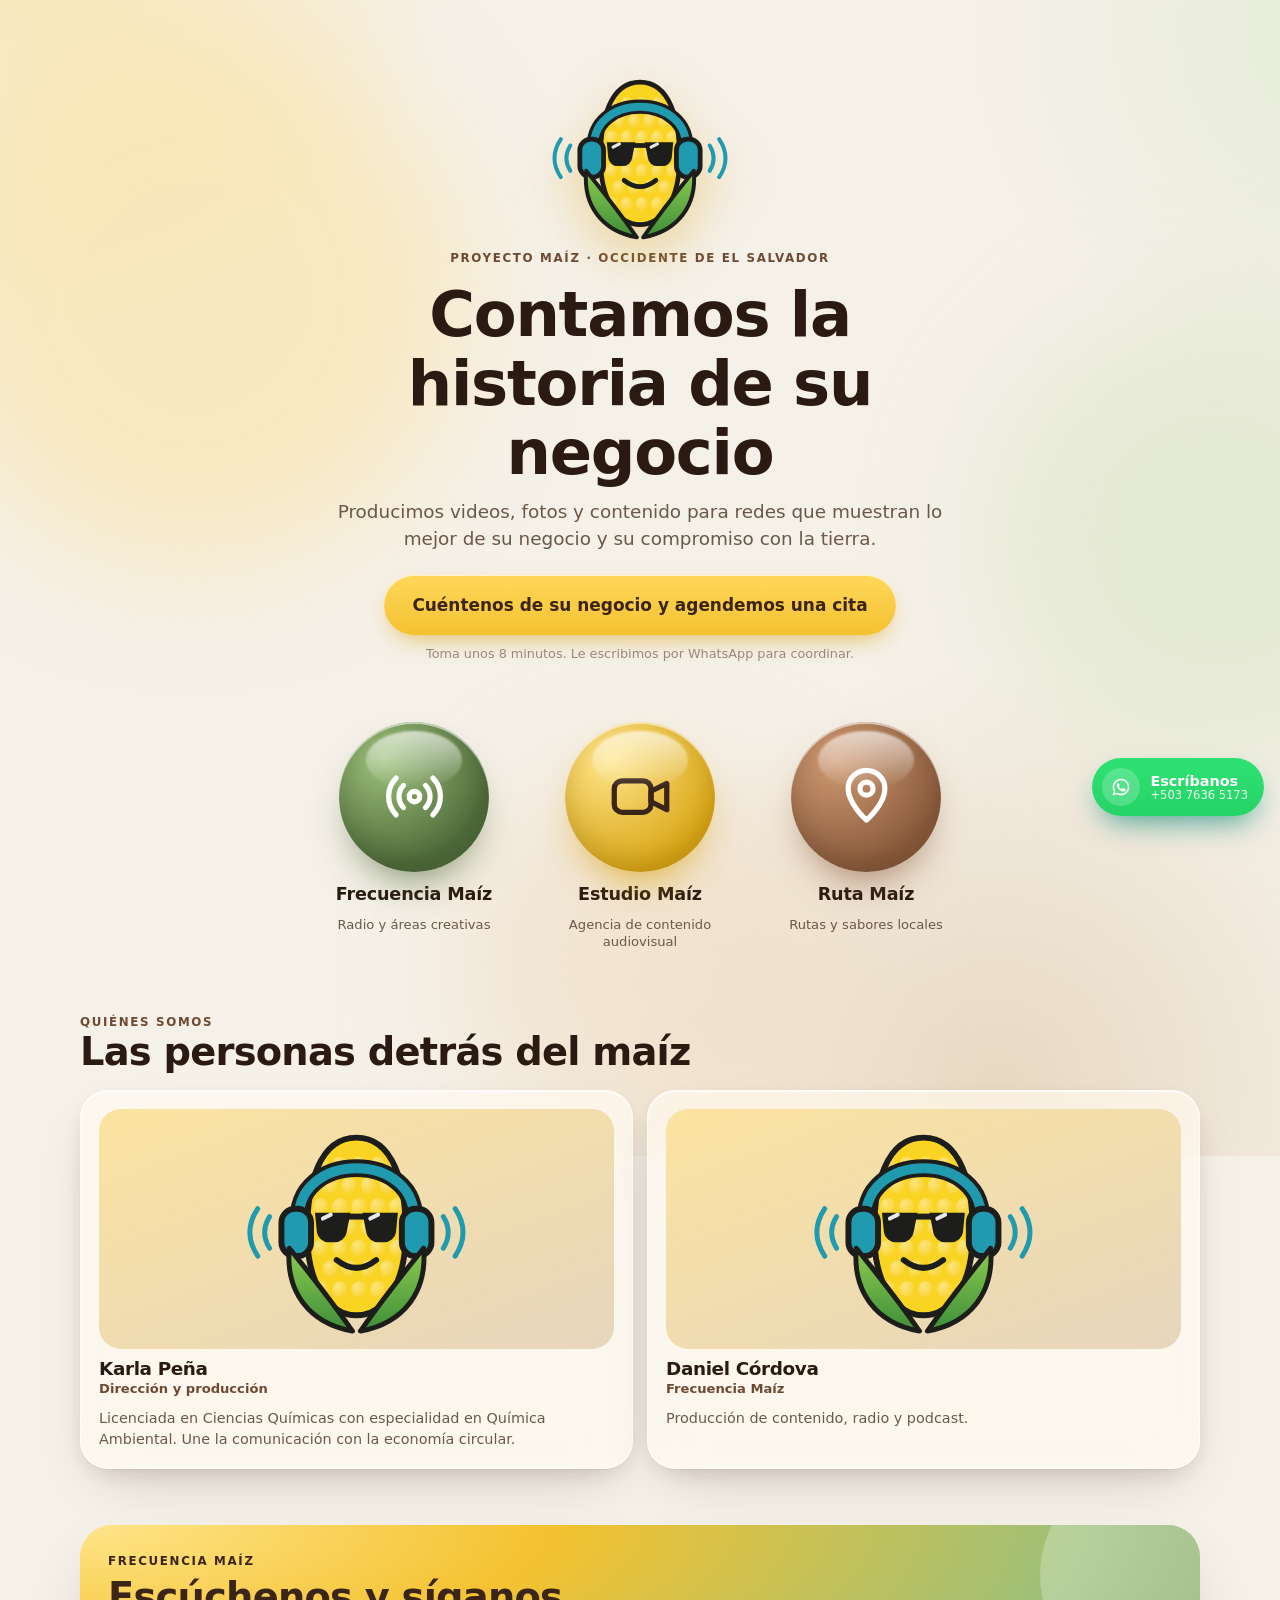
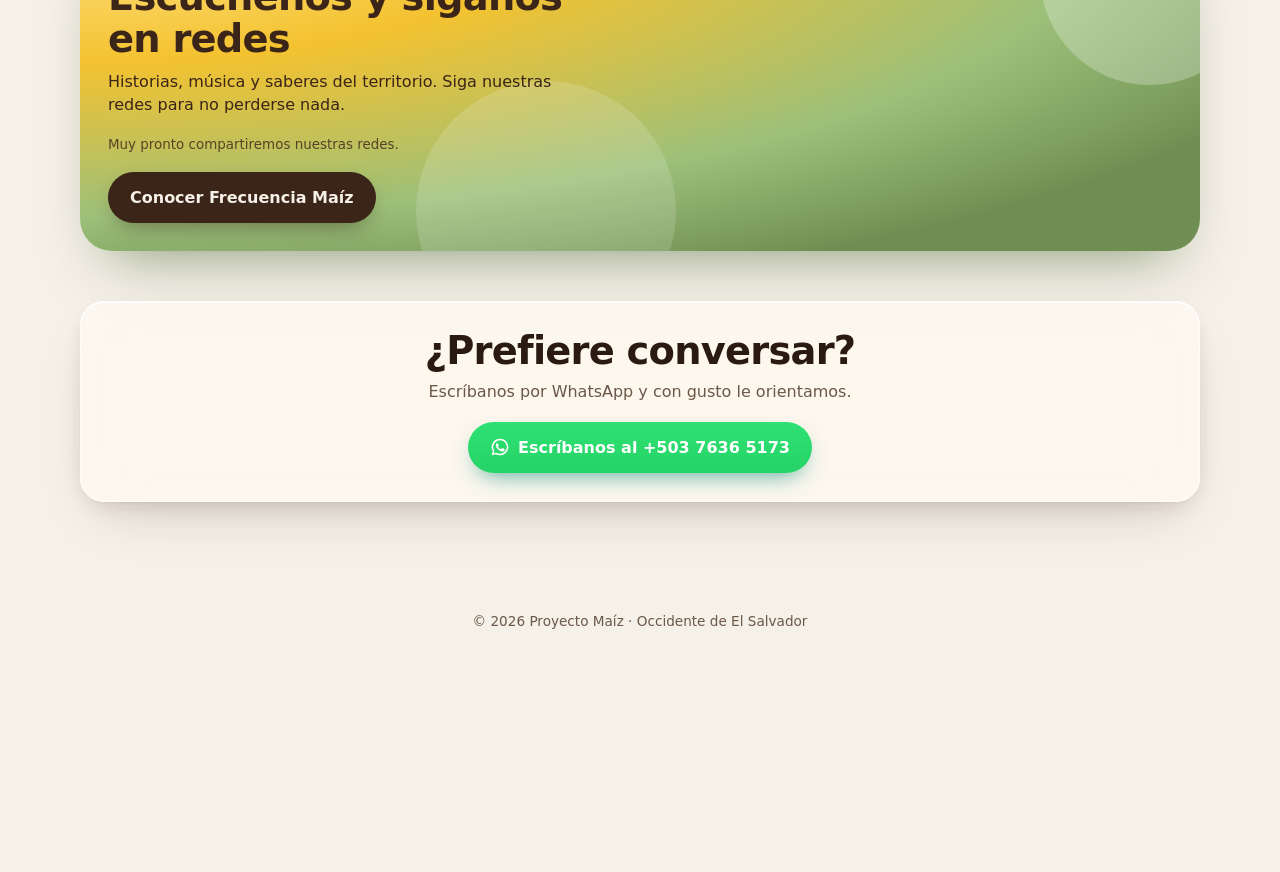
<file: index.html>
<!doctype html>
<html lang="es">
<head>
<meta charset="utf-8">
<meta name="viewport" content="width=device-width,initial-scale=1,viewport-fit=cover">
<title>Proyecto Maíz · Contamos la historia de su negocio</title>
<meta name="description" content="Proyecto Maíz: Frecuencia Maíz, Estudio Maíz y Ruta Maíz. Contenido audiovisual, radio y rutas de negocios locales en el occidente de El Salvador.">
<meta property="og:title" content="Proyecto Maíz">
<meta property="og:description" content="Cuéntenos de su negocio y agendemos una cita.">
<link rel="stylesheet" href="/assets/app.css">
<link rel="stylesheet" href="/assets/site.css">
</head>
<body class="pub">
<main>
  <section class="hero wrap">
    <div class="mascot-big reveal" id="heroMascot"></div>
    <div class="eyebrow reveal">Proyecto Maíz · Occidente de El Salvador</div>
    <h1 class="h-xl reveal" id="hTitle">Contamos la historia de su negocio</h1>
    <p class="sub reveal" id="hSub">Producimos videos, fotos y contenido para redes que muestran lo mejor de su negocio y su compromiso con la tierra.</p>
    <div class="reveal"><a class="btn btn-accent btn-xl" href="/brief" id="hCta">Cuéntenos de su negocio y agendemos una cita</a>
      <p class="cta-note" id="hNote">Toma unos 8 minutos. Le escribimos por WhatsApp para coordinar.</p></div>
  </section>

  <nav class="orbs wrap reveal" aria-label="Nuestras áreas">
    <a class="orb radio" href="/radio-frecuencia-maiz"><span class="ball"><span class="pulse"></span><svg viewBox="0 0 24 24" fill="none" stroke="currentColor" stroke-width="2" stroke-linecap="round"><circle cx="12" cy="12" r="2"/><path d="M16.2 7.8a6 6 0 010 8.4M7.8 16.2a6 6 0 010-8.4M19 5a10 10 0 010 14M5 19A10 10 0 015 5"/></svg></span>
      <b>Frecuencia Maíz</b><span>Radio y áreas creativas</span></a>
    <a class="orb estudio" href="/estudio-maiz"><span class="ball"><span class="pulse" style="animation-delay:1s"></span><svg viewBox="0 0 24 24" fill="none" stroke="currentColor" stroke-width="2" stroke-linecap="round" stroke-linejoin="round"><rect x="2" y="6" width="14" height="12" rx="3"/><path d="M16 10l6-3v10l-6-3z"/></svg></span>
      <b>Estudio Maíz</b><span>Agencia de contenido audiovisual</span></a>
    <a class="orb ruta" href="/ruta-maiz"><span class="ball"><span class="pulse" style="animation-delay:2s"></span><svg viewBox="0 0 24 24" fill="none" stroke="currentColor" stroke-width="2" stroke-linecap="round" stroke-linejoin="round"><path d="M12 21s-7-6.2-7-12a7 7 0 0114 0c0 5.8-7 12-7 12z"/><circle cx="12" cy="9" r="2.5"/></svg></span>
      <b>Ruta Maíz</b><span>Rutas y sabores locales</span></a>
  </nav>

  <section class="section wrap" id="nosotros">
    <div class="sec-h reveal"><div><div class="eyebrow">Quiénes somos</div><h2 class="h-lg">Las personas detrás del maíz</h2></div></div>
    <div class="team" id="team"></div>
  </section>

  <section class="wrap" style="padding-bottom:30px">
    <div class="fresh reveal">
      <div class="eyebrow" style="color:var(--cafe)">Frecuencia Maíz</div>
      <h2 class="h-lg" style="margin:6px 0 10px;max-width:18ch">Escúchenos y síganos en redes</h2>
      <p style="max-width:48ch;margin-bottom:18px">Historias, música y saberes del territorio. Siga nuestras redes para no perderse nada.</p>
      <div class="socials" id="fmRedes" style="justify-content:flex-start"></div>
      <div class="row" style="margin-top:18px"><a class="btn btn-primary" href="/radio-frecuencia-maiz">Conocer Frecuencia Maíz</a></div>
    </div>
  </section>

  <section class="wrap section" style="padding-top:20px">
    <div class="card pad-lg glass reveal" style="text-align:center">
      <h2 class="h-lg">¿Prefiere conversar?</h2>
      <p class="muted" style="margin:8px auto 18px;max-width:44ch">Escríbanos por WhatsApp y con gusto le orientamos.</p>
      <a class="btn btn-wa" id="waBig" target="_blank" rel="noopener" href="#"></a>
    </div>
  </section>
</main>
<footer class="foot"><div id="footRedes" class="socials" style="margin-bottom:14px"></div>© <span id="yr"></span> Proyecto Maíz · Occidente de El Salvador</footer>

<script src="/assets/core.js"></script>
<script src="/assets/pub.js"></script>
<script>
PUB.init("home");
document.getElementById("heroMascot").innerHTML = MZ.mascot(190);
MZ.cfgReady.then(C => {
  const p = C.portada;
  hTitle.textContent = p.titulo; hSub.textContent = p.subtitulo; hCta.textContent = p.cta; hNote.textContent = p.ctaNota;
  PUB.team(document.getElementById("team"));
  const fm = MZ.redesHTML(C.redes.frecuencia, "icon-btn");
  fmRedes.innerHTML = fm || '<span class="small" style="opacity:.8">Muy pronto compartiremos nuestras redes.</span>';
  footRedes.innerHTML = MZ.redesHTML([].concat(C.redes.estudio, C.redes.frecuencia, C.redes.ruta));
  waBig.href = MZ.waLink(); waBig.innerHTML = MZ.I.wa + " Escríbanos al " + MZ.esc(C.marca.whatsappTexto);
  waBig.onclick = () => MZ.track("whatsapp");
});
</script>
</body>
</html>
</file>
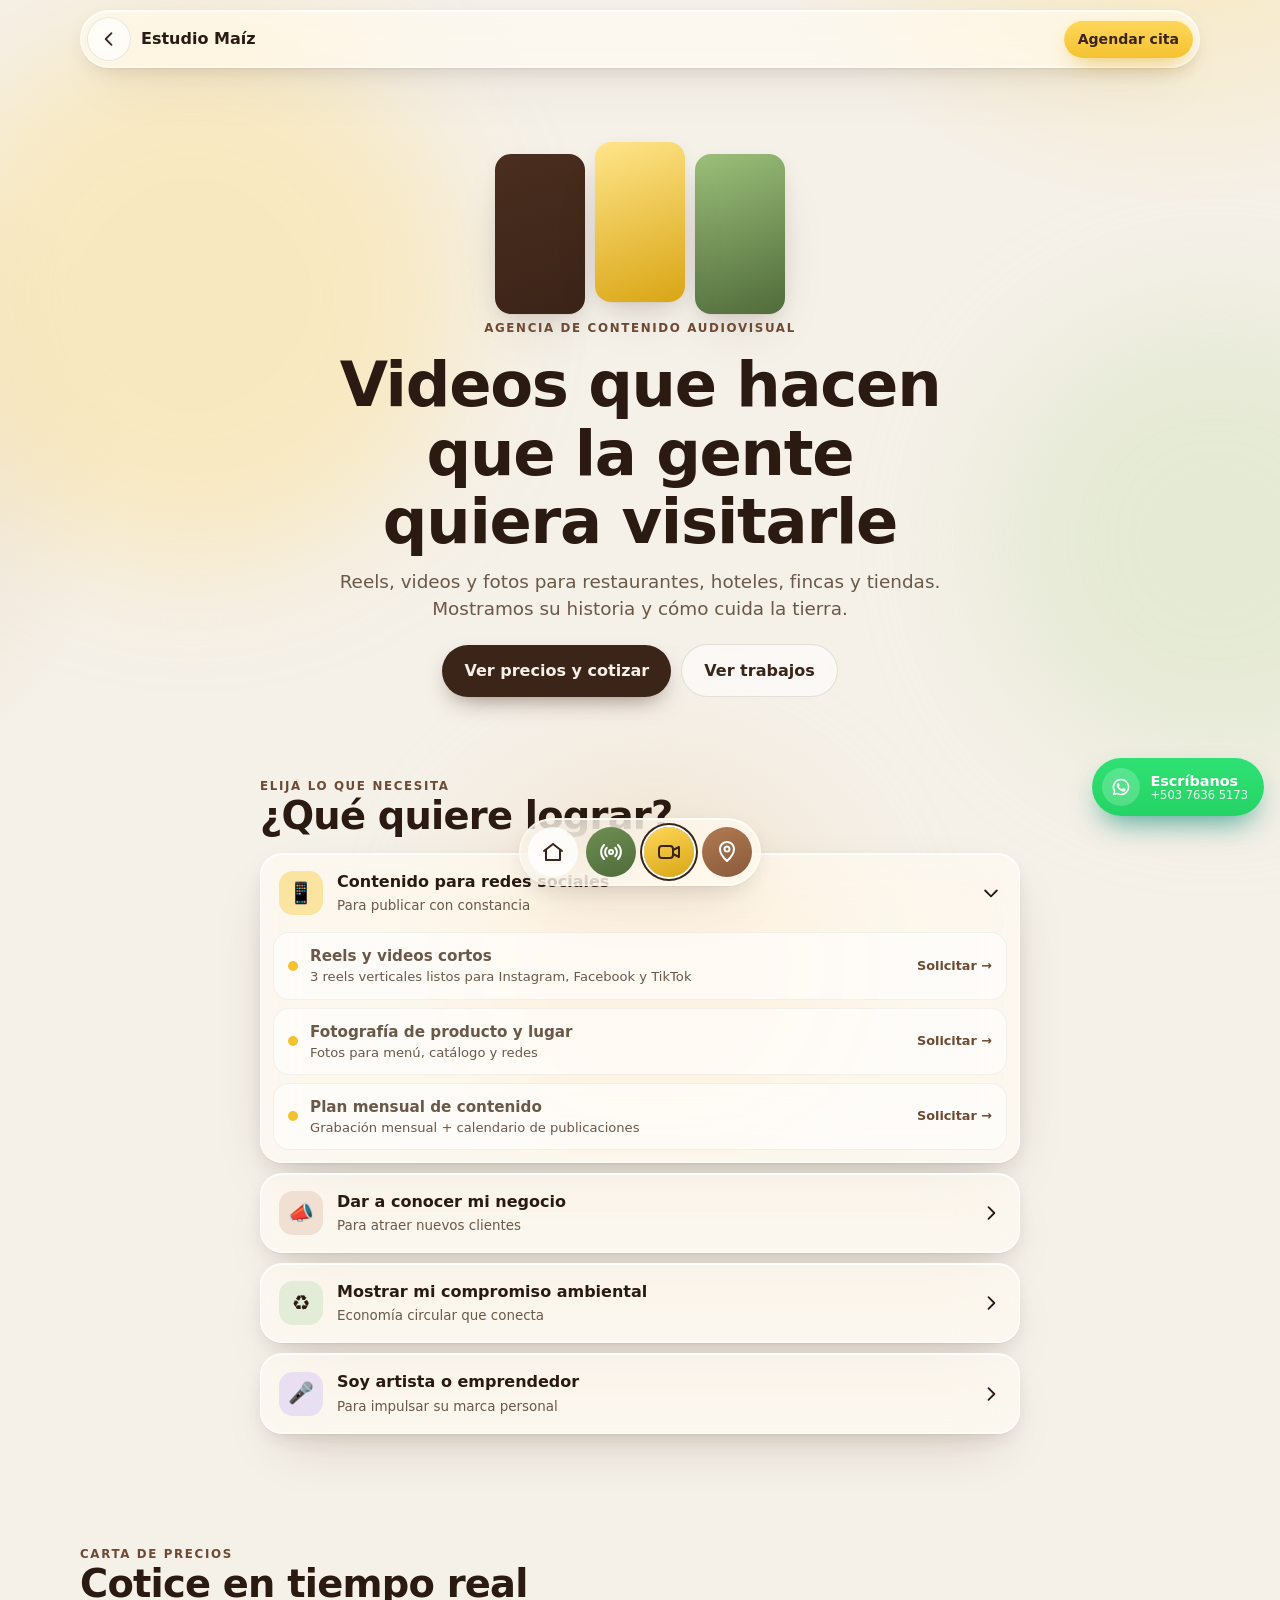
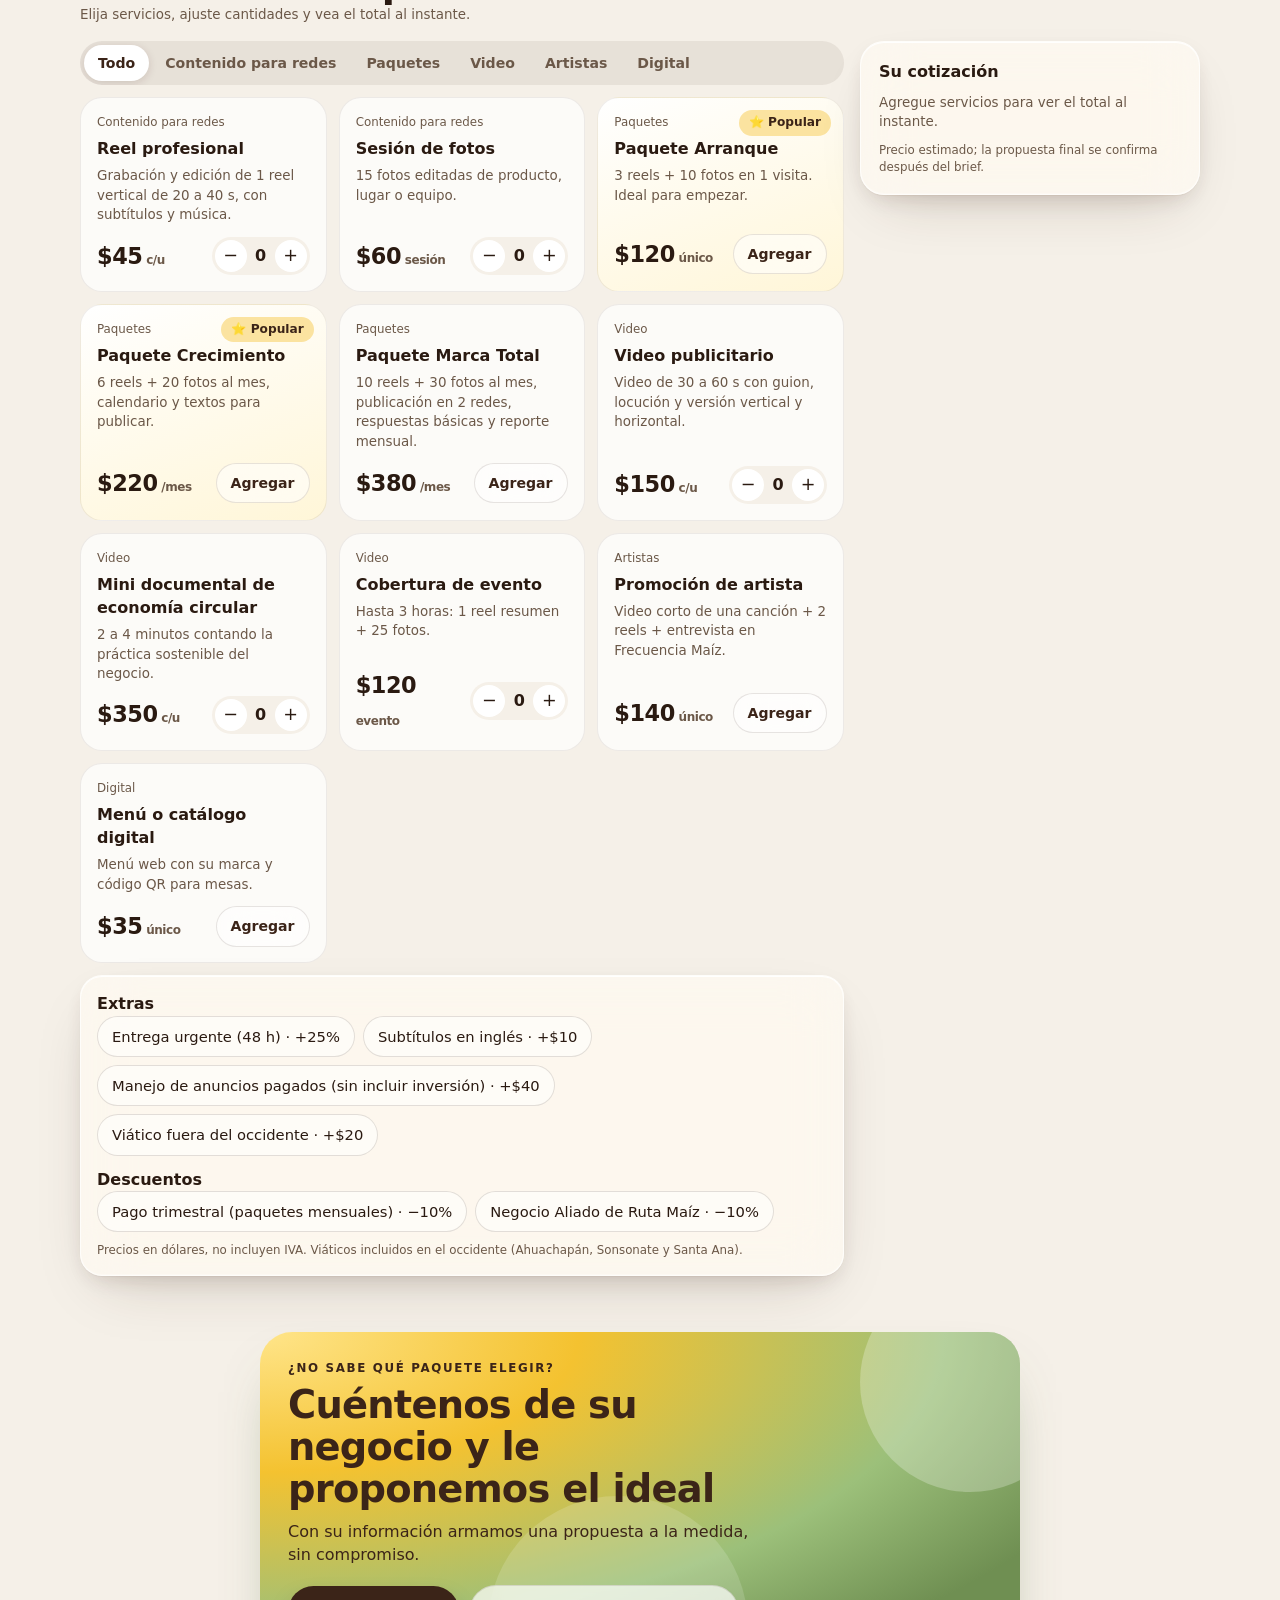
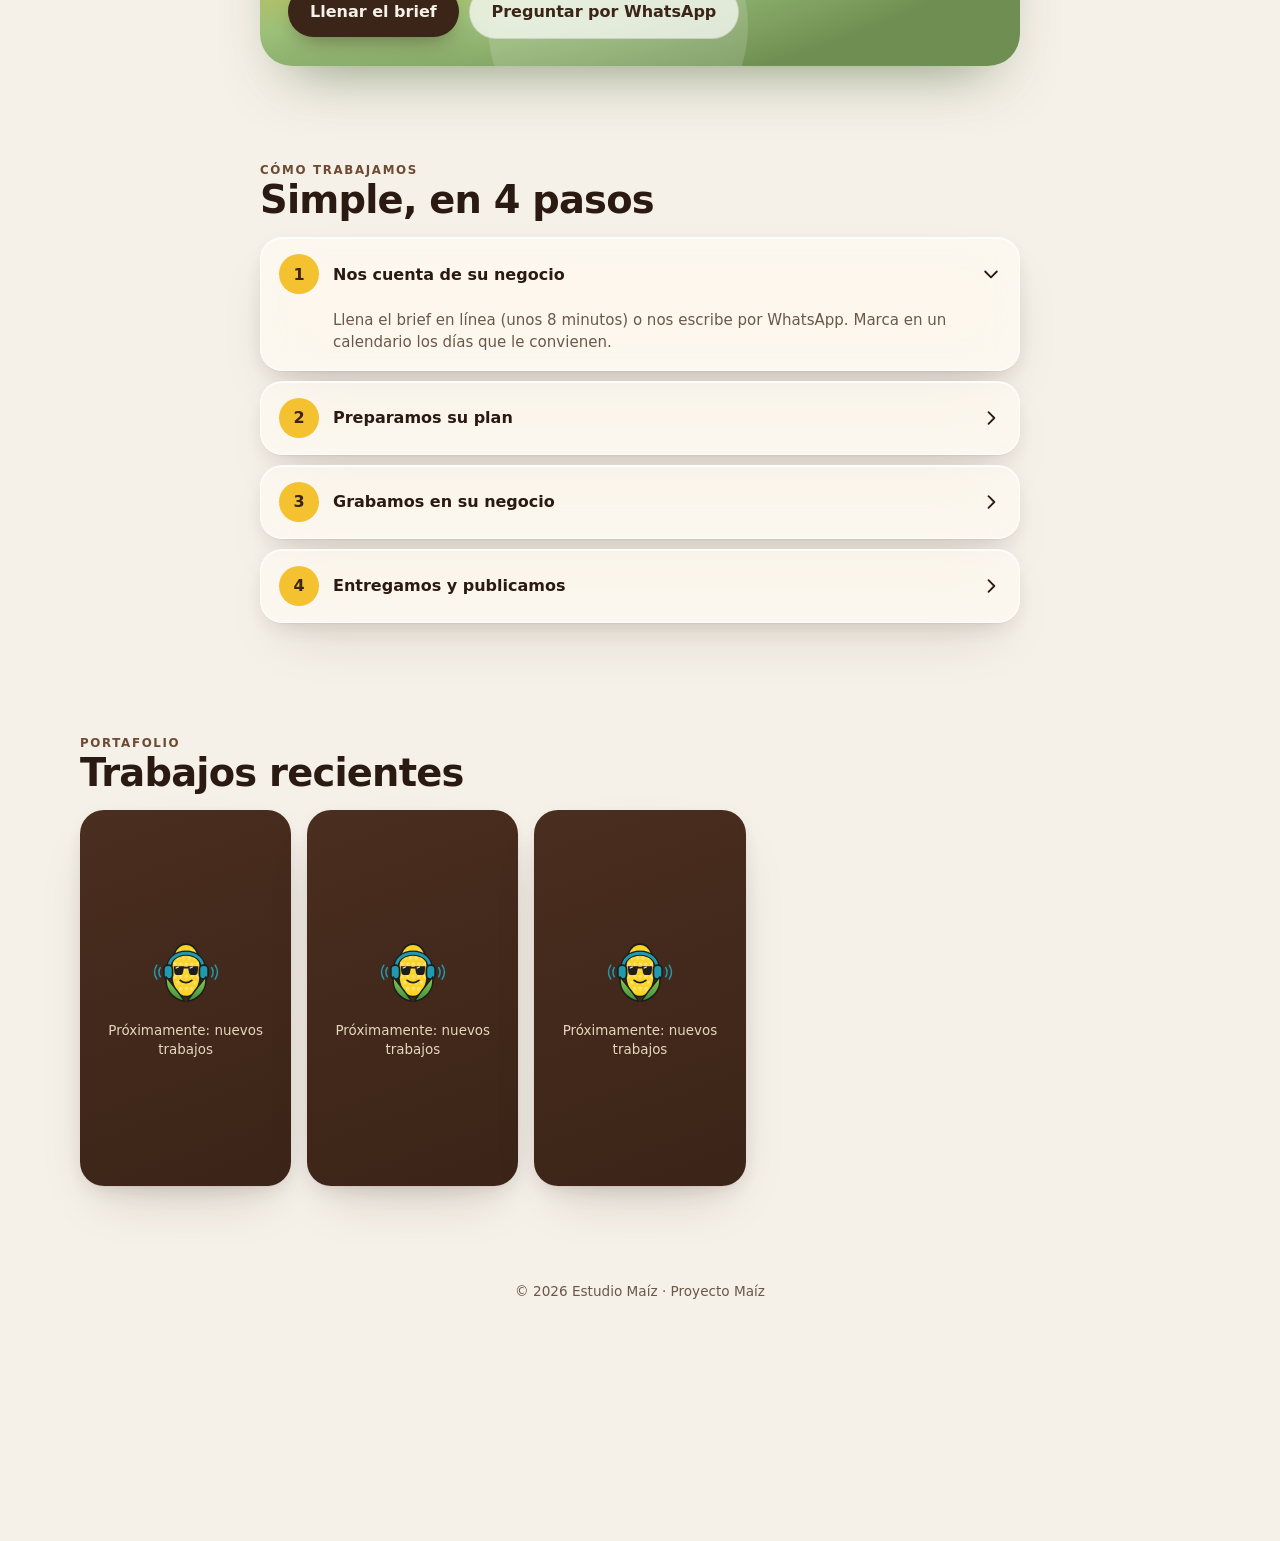
<file: estudio-maiz.html>
<!doctype html>
<html lang="es">
<head>
<meta charset="utf-8">
<meta name="viewport" content="width=device-width,initial-scale=1,viewport-fit=cover">
<title>Estudio Maíz · Agencia de contenido audiovisual</title>
<meta name="description" content="Reels, videos y fotografía para negocios locales con enfoque de economía circular. Occidente de El Salvador.">
<link rel="stylesheet" href="/assets/app.css">
<link rel="stylesheet" href="/assets/site.css">
<link rel="stylesheet" href="/assets/v4.css">
</head>
<body class="pub estudio">
<header class="u-top glass">
  <a class="icon-btn" href="/" aria-label="Inicio" id="bk"></a>
  <span class="t">Estudio Maíz</span>
  <a class="btn btn-accent btn-sm" href="/brief">Agendar cita</a>
</header>
<main>
  <section class="hero wrap">
    <div class="reel-strip reveal"><i></i><i></i><i></i></div>
    <div class="eyebrow reveal">Agencia de contenido audiovisual</div>
    <h1 class="h-xl reveal" style="max-width:15ch">Videos que hacen que la gente quiera visitarle</h1>
    <p class="sub reveal">Reels, videos y fotos para restaurantes, hoteles, fincas y tiendas. Mostramos su historia y cómo cuida la tierra.</p>
    <div class="reveal row" style="justify-content:center"><a class="btn btn-primary" href="#precios">Ver precios y cotizar</a><a class="btn btn-ghost" href="#portafolio">Ver trabajos</a></div>
  </section>

  <section class="section narrow" id="elija">
    <div class="sec-h reveal"><div><div class="eyebrow">Elija lo que necesita</div><h2 class="h-lg">¿Qué quiere lograr?</h2></div></div>
    <div class="tree reveal" id="tree"></div>
  </section>

  <section class="section wrap" id="precios">
    <div class="sec-h reveal"><div><div class="eyebrow">Carta de precios</div><h2 class="h-lg">Cotice en tiempo real</h2><p class="muted small">Elija servicios, ajuste cantidades y vea el total al instante.</p></div></div>
    <div id="cotizador"></div>
  </section>

  <section class="narrow" style="padding-bottom:40px">
    <div class="fresh reveal">
      <div class="eyebrow" style="color:var(--cafe)">¿No sabe qué paquete elegir?</div>
      <h2 class="h-lg" style="margin:6px 0 10px;max-width:18ch">Cuéntenos de su negocio y le proponemos el ideal</h2>
      <p style="max-width:46ch;margin-bottom:18px">Con su información armamos una propuesta a la medida, sin compromiso.</p>
      <div class="row"><a class="btn btn-primary" href="/brief">Llenar el brief</a><a class="btn btn-ghost" id="waAsk" target="_blank" rel="noopener" style="background:rgba(255,255,255,.7)">Preguntar por WhatsApp</a></div>
    </div>
  </section>

  <section class="section narrow">
    <div class="sec-h reveal"><div><div class="eyebrow">Cómo trabajamos</div><h2 class="h-lg">Simple, en 4 pasos</h2></div></div>
    <div class="flow reveal" id="flow"></div>
  </section>

  <section class="section wrap" id="portafolio">
    <div class="sec-h reveal"><div><div class="eyebrow">Portafolio</div><h2 class="h-lg">Trabajos recientes</h2></div><div class="socials" id="esRedes"></div></div>
    <div class="pfolio" id="pf"></div>
  </section>
</main>
<footer class="foot">© <span id="yr"></span> Estudio Maíz · Proyecto Maíz</footer>
<script src="/assets/core.js"></script>
<script src="/assets/pub.js"></script>
<script src="/assets/precios.js"></script>
<script src="/assets/cotizador.js"></script>
<script>
PUB.init("estudio", "Hola, vengo de la página de Estudio Maíz y quisiera información sobre sus servicios.");
bk.innerHTML = MZ.I.back;
const TREE = [
  { e: "📱", c: "#FBE3A0", t: "Contenido para redes sociales", s: "Para publicar con constancia", h: [
    ["Reels y videos cortos", "3 reels verticales listos para Instagram, Facebook y TikTok"],
    ["Fotografía de producto y lugar", "Fotos para menú, catálogo y redes"],
    ["Plan mensual de contenido", "Grabación mensual + calendario de publicaciones"]] },
  { e: "📣", c: "#f1dfd2", t: "Dar a conocer mi negocio", s: "Para atraer nuevos clientes", h: [
    ["Video publicitario", "Un video de 30 a 60 s que cuenta quiénes son"],
    ["Cobertura de evento o temporada", "Lanzamientos, ferias, aniversarios"],
    ["Entrevista o podcast", "Su historia en Frecuencia Maíz"]] },
  { e: "♻️", c: "#E3ECD6", t: "Mostrar mi compromiso ambiental", s: "Economía circular que conecta", h: [
    ["Reel de economía circular", "Cómo reduce, reutiliza o aprovecha residuos"],
    ["Mini documental", "La historia completa de su práctica sostenible"]] },
  { e: "🎤", c: "#e9dff3", t: "Soy artista o emprendedor", s: "Para impulsar su marca personal", h: [
    ["Promoción de artista", "Video musical corto, sesión y contenido para redes"],
    ["Sesión de fotos", "Retratos y fotos de marca personal"]] }
];
tree.innerHTML = TREE.map((n, i) => `<details class="node glass" ${i === 0 ? "open" : ""}><summary><span class="n-ico" style="background:${n.c}">${n.e}</span><span><span style="display:block">${n.t}</span><span class="small muted" style="font-weight:500">${n.s}</span></span>${MZ.I.chev}</summary>
  <div class="leaves">${n.h.map(h => `<a class="leaf" href="/brief?s=${encodeURIComponent(h[0])}"><span class="dot"></span><span><b>${h[0]}</b><span>${h[1]}</span></span><span class="go">Solicitar →</span></a>`).join("")}</div></details>`).join("");
tree.querySelectorAll("details").forEach(d => d.addEventListener("toggle", () => { if (d.open) tree.querySelectorAll("details").forEach(o => o !== d && (o.open = false)); }));
const FLOW = [
  ["Nos cuenta de su negocio", "Llena el brief en línea (unos 8 minutos) o nos escribe por WhatsApp. Marca en un calendario los días que le convienen."],
  ["Preparamos su plan", "Con su ficha creamos 3 ideas de reels con guion, storyboard toma por toma y propuesta de precio."],
  ["Grabamos en su negocio", "Llegamos con cámaras estabilizadas, micrófonos y luces. La visita toma de 2 a 4 horas."],
  ["Entregamos y publicamos", "En unos 7 días recibe sus videos editados con textos para publicar y recomendaciones de horario."]];
flow.innerHTML = FLOW.map((f, i) => `<details class="glass" ${i === 0 ? "open" : ""}><summary><span class="num">${i + 1}</span>${f[0]}${MZ.I.chev}</summary><div class="in">${f[1]}</div></details>`).join("");
MZ.cfgReady.then(C => { esRedes.innerHTML = MZ.redesHTML(C.redes.estudio); waAsk.href = MZ.waLink("Hola, no sé qué paquete elegir. ¿Me pueden orientar?"); });
PUB.portafolio(pf);
MZ.cfgReady.then(() => COTIZADOR(document.getElementById("cotizador")));
</script>
</body>
</html>
</file>
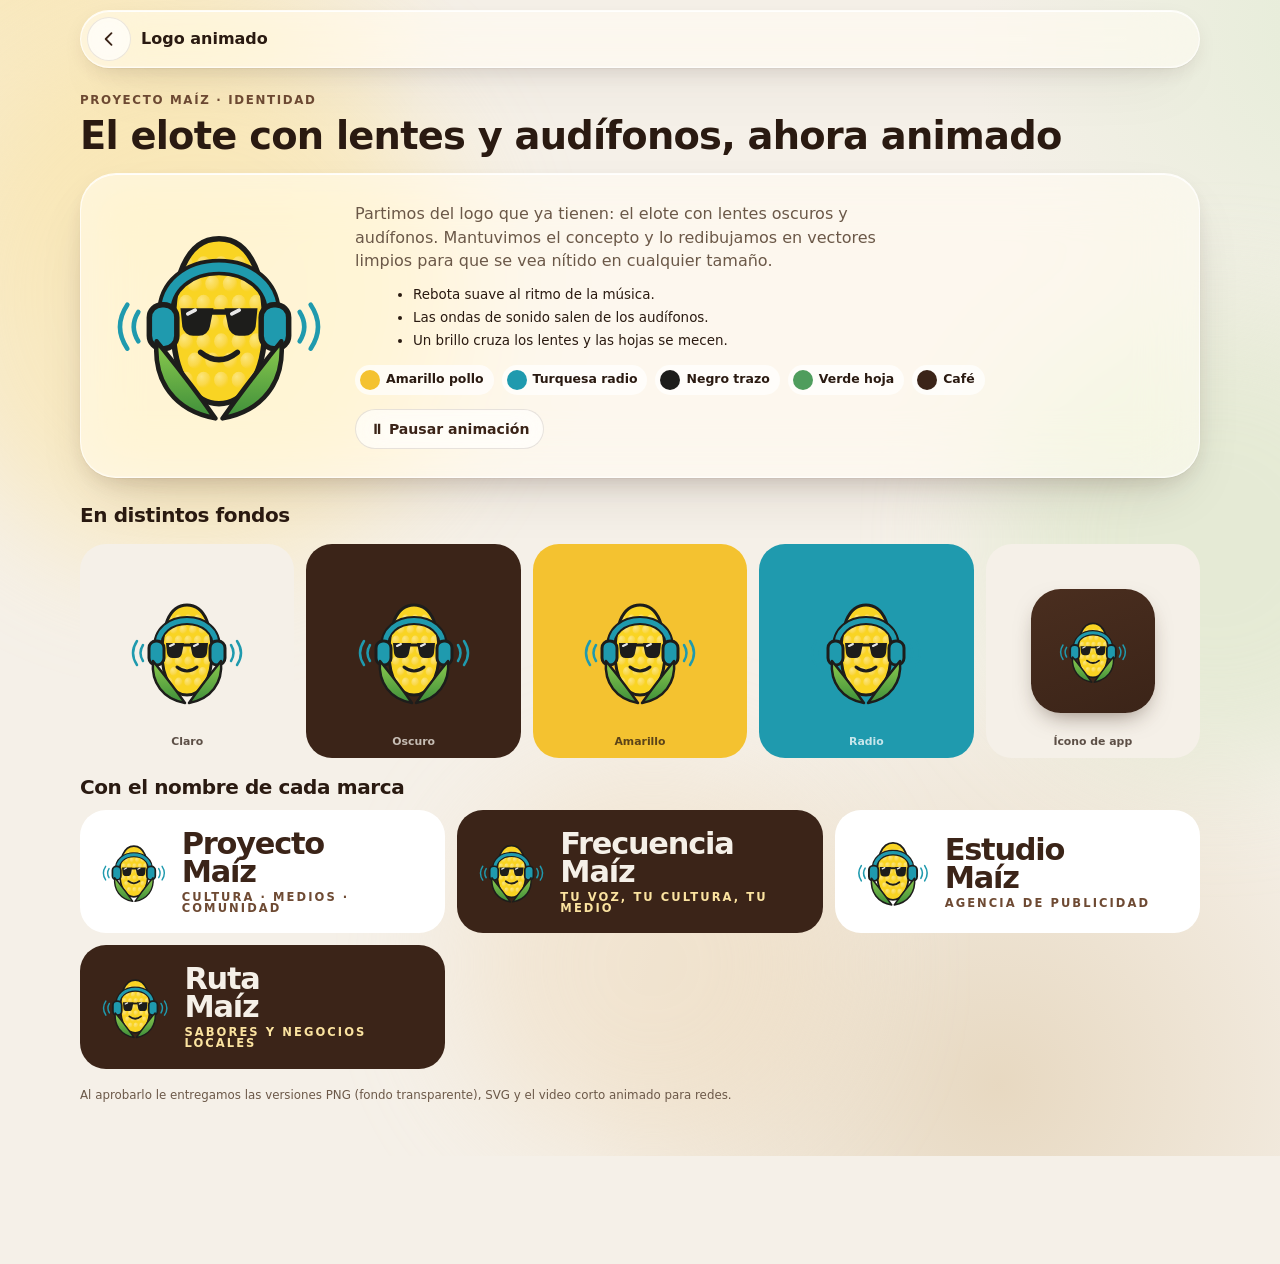
<file: logo.html>
<!doctype html>
<html lang="es">
<head>
<meta charset="utf-8">
<meta name="viewport" content="width=device-width,initial-scale=1,viewport-fit=cover">
<meta name="robots" content="noindex">
<title>Logo animado · Proyecto Maíz</title>
<link rel="stylesheet" href="/assets/app.css">
<link rel="stylesheet" href="/assets/site.css">
<style>
.lg-hero{border-radius:36px;padding:28px;display:grid;grid-template-columns:auto 1fr;gap:26px;align-items:center}
.lg-hero .mz-big{width:220px;height:220px}
@media(max-width:720px){.lg-hero{grid-template-columns:1fr;text-align:center}.lg-hero .mz-big{margin:0 auto;width:180px;height:180px}}
.stage{display:grid;grid-template-columns:repeat(auto-fit,minmax(150px,1fr));gap:12px;margin:18px 0}
.tile{border-radius:26px;aspect-ratio:1;display:grid;place-items:center;position:relative;overflow:hidden}
.tile small{position:absolute;bottom:9px;left:0;right:0;text-align:center;font-size:.68rem;opacity:.75;font-weight:650}
.t-light{background:#F5F0E8}.t-dark{background:#3B2418;color:#F5F0E8}.t-yel{background:#F4C230}.t-teal{background:#1F9AAE;color:#fff}
.t-app{background:#F5F0E8}.t-app .ic{width:58%;aspect-ratio:1;border-radius:24%;background:linear-gradient(160deg,#4a2e1f,#3B2418);display:grid;place-items:center;box-shadow:0 10px 24px -10px rgba(59,36,24,.6)}
.lockups{display:grid;gap:12px;grid-template-columns:repeat(auto-fit,minmax(280px,1fr))}
.lockup{display:flex;align-items:center;gap:14px;padding:20px;border-radius:26px;background:#fff}
.lockup.dark{background:#3B2418}.lockup.dark .wm{color:#F5F0E8}.lockup.dark .wm small{color:#FBE3A0}
.wm{font-weight:850;letter-spacing:-.04em;font-size:1.9rem;line-height:.92;color:#3B2418}
.wm small{display:block;font-size:.72rem;letter-spacing:.18em;font-weight:750;color:#6E4A33;text-transform:uppercase;margin-top:6px}
.pal{display:flex;gap:8px;flex-wrap:wrap;margin-top:12px}.pal span{display:flex;align-items:center;gap:6px;font-size:.78rem;font-weight:650;padding:5px 10px 5px 5px;border-radius:999px;background:rgba(255,255,255,.7)}
.pal i{width:20px;height:20px;border-radius:50%}
.ctrl{display:flex;gap:8px;flex-wrap:wrap;margin-top:14px}
.paused .mz *{animation-play-state:paused!important}
</style>
</head>
<body class="pub">
<header class="u-top glass"><a class="icon-btn" href="/" id="bk" aria-label="Inicio"></a><span class="t">Logo animado</span></header>
<main class="wrap" style="padding:24px 0 60px" id="main">
  <div class="eyebrow">Proyecto Maíz · Identidad</div>
  <h1 class="h-lg" style="margin:6px 0 16px">El elote con lentes y audífonos, ahora animado</h1>
  <section class="lg-hero glass">
    <div id="big"></div>
    <div><p class="muted" style="max-width:56ch">Partimos del logo que ya tienen: el elote con lentes oscuros y audífonos. Mantuvimos el concepto y lo redibujamos en vectores limpios para que se vea nítido en cualquier tamaño.</p>
      <ul class="small" style="margin:12px 0 0 18px;line-height:1.7">
        <li>Rebota suave al ritmo de la música.</li>
        <li>Las ondas de sonido salen de los audífonos.</li>
        <li>Un brillo cruza los lentes y las hojas se mecen.</li></ul>
      <div class="pal"><span><i style="background:#F4C230"></i>Amarillo pollo</span><span><i style="background:#1F9AAE"></i>Turquesa radio</span><span><i style="background:#1d1d1b"></i>Negro trazo</span><span><i style="background:#4f9d5d"></i>Verde hoja</span><span><i style="background:#3B2418"></i>Café</span></div>
      <div class="ctrl"><button class="btn btn-ghost btn-sm" id="pause">⏸ Pausar animación</button></div></div>
  </section>
  <h2 class="h-md" style="margin-top:26px">En distintos fondos</h2>
  <div class="stage" id="stage"></div>
  <h2 class="h-md" style="margin-top:10px">Con el nombre de cada marca</h2>
  <div class="lockups" id="lock" style="margin-top:12px"></div>
  <p class="tiny muted" style="margin-top:18px">Al aprobarlo le entregamos las versiones PNG (fondo transparente), SVG y el video corto animado para redes.</p>
</main>
<script src="/assets/core.js"></script>
<script src="/assets/pub.js"></script>
<script>
document.getElementById("bk").innerHTML = MZ.I.back;
MZ.aurora && MZ.aurora();
document.getElementById("big").innerHTML = MZ.mascot(220).replace('class="mascot mz"', 'class="mascot mz mz-big"');
document.getElementById("stage").innerHTML = [["t-light", "Claro"], ["t-dark", "Oscuro"], ["t-yel", "Amarillo"], ["t-teal", "Radio"]].map(t => `<div class="tile ${t[0]}">${MZ.mascot(120)}<small>${t[1]}</small></div>`).join("")
  + `<div class="tile t-app"><div class="ic">${MZ.mascot(72)}</div><small>Ícono de app</small></div>`;
document.getElementById("lock").innerHTML = [["Proyecto", "Maíz", "Cultura · medios · comunidad", ""], ["Frecuencia", "Maíz", "Tu voz, tu cultura, tu medio", "dark"], ["Estudio", "Maíz", "Agencia de publicidad", ""], ["Ruta", "Maíz", "Sabores y negocios locales", "dark"]]
  .map(l => `<div class="lockup ${l[3]}">${MZ.mascot(76)}<div class="wm">${l[0]}<br>${l[1]}<small>${l[2]}</small></div></div>`).join("");
document.getElementById("pause").onclick = e => { const m = document.getElementById("main"); m.classList.toggle("paused"); e.target.textContent = m.classList.contains("paused") ? "▶ Reanudar animación" : "⏸ Pausar animación"; };
</script>
</body>
</html>
</file>
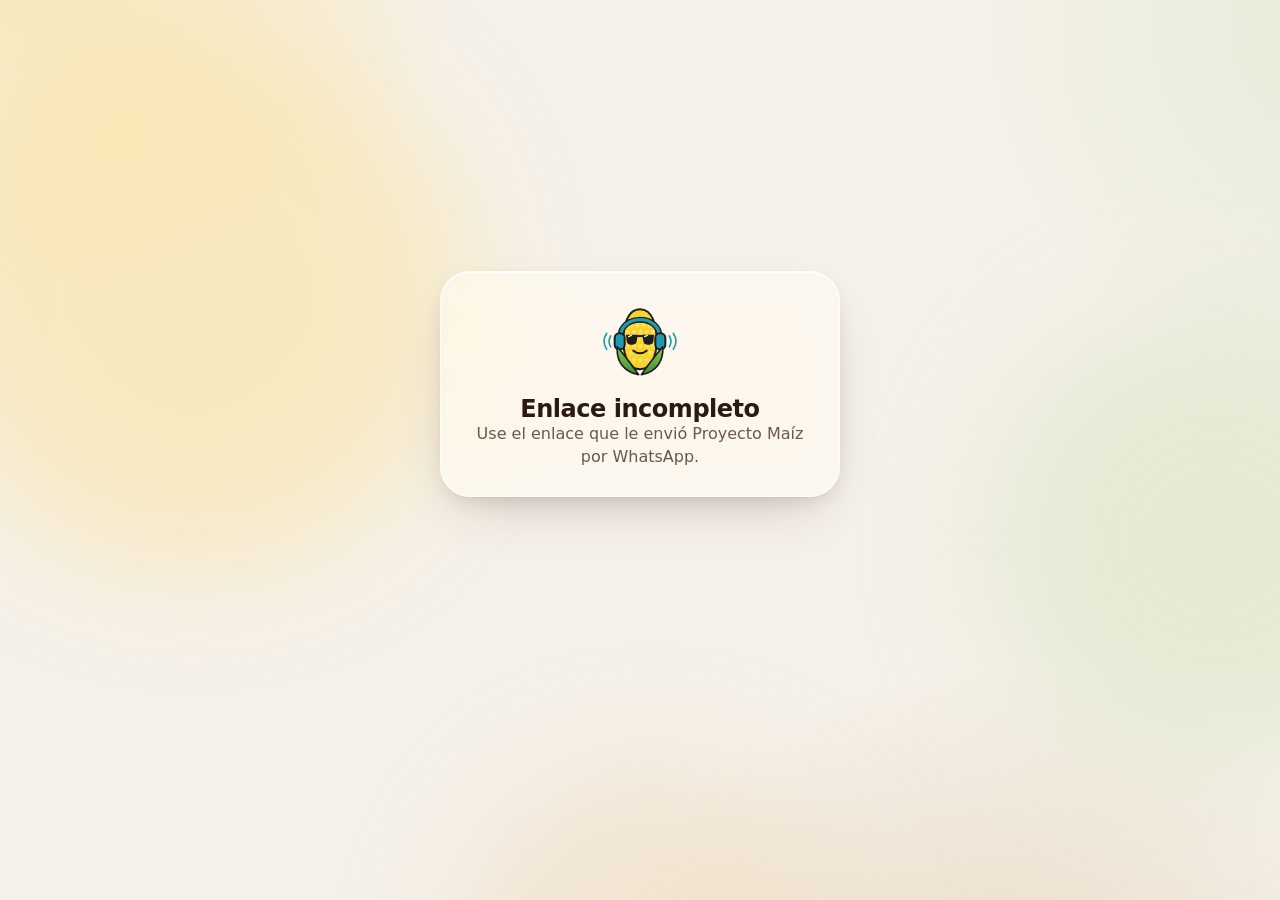
<file: negocio.html>
<!doctype html>
<html lang="es">
<head>
<meta charset="utf-8">
<meta name="viewport" content="width=device-width,initial-scale=1,viewport-fit=cover">
<meta name="robots" content="noindex,nofollow">
<title>Perfil de negocio · Ruta Maíz</title>
<link rel="stylesheet" href="/assets/app.css">
<link rel="stylesheet" href="/assets/negocio.css">
</head>
<body class="negocio">
<main class="wrap ng" id="app"></main>
<script src="/assets/core.js"></script>
<script src="/assets/negocio.js"></script>
</body>
</html>
</file>
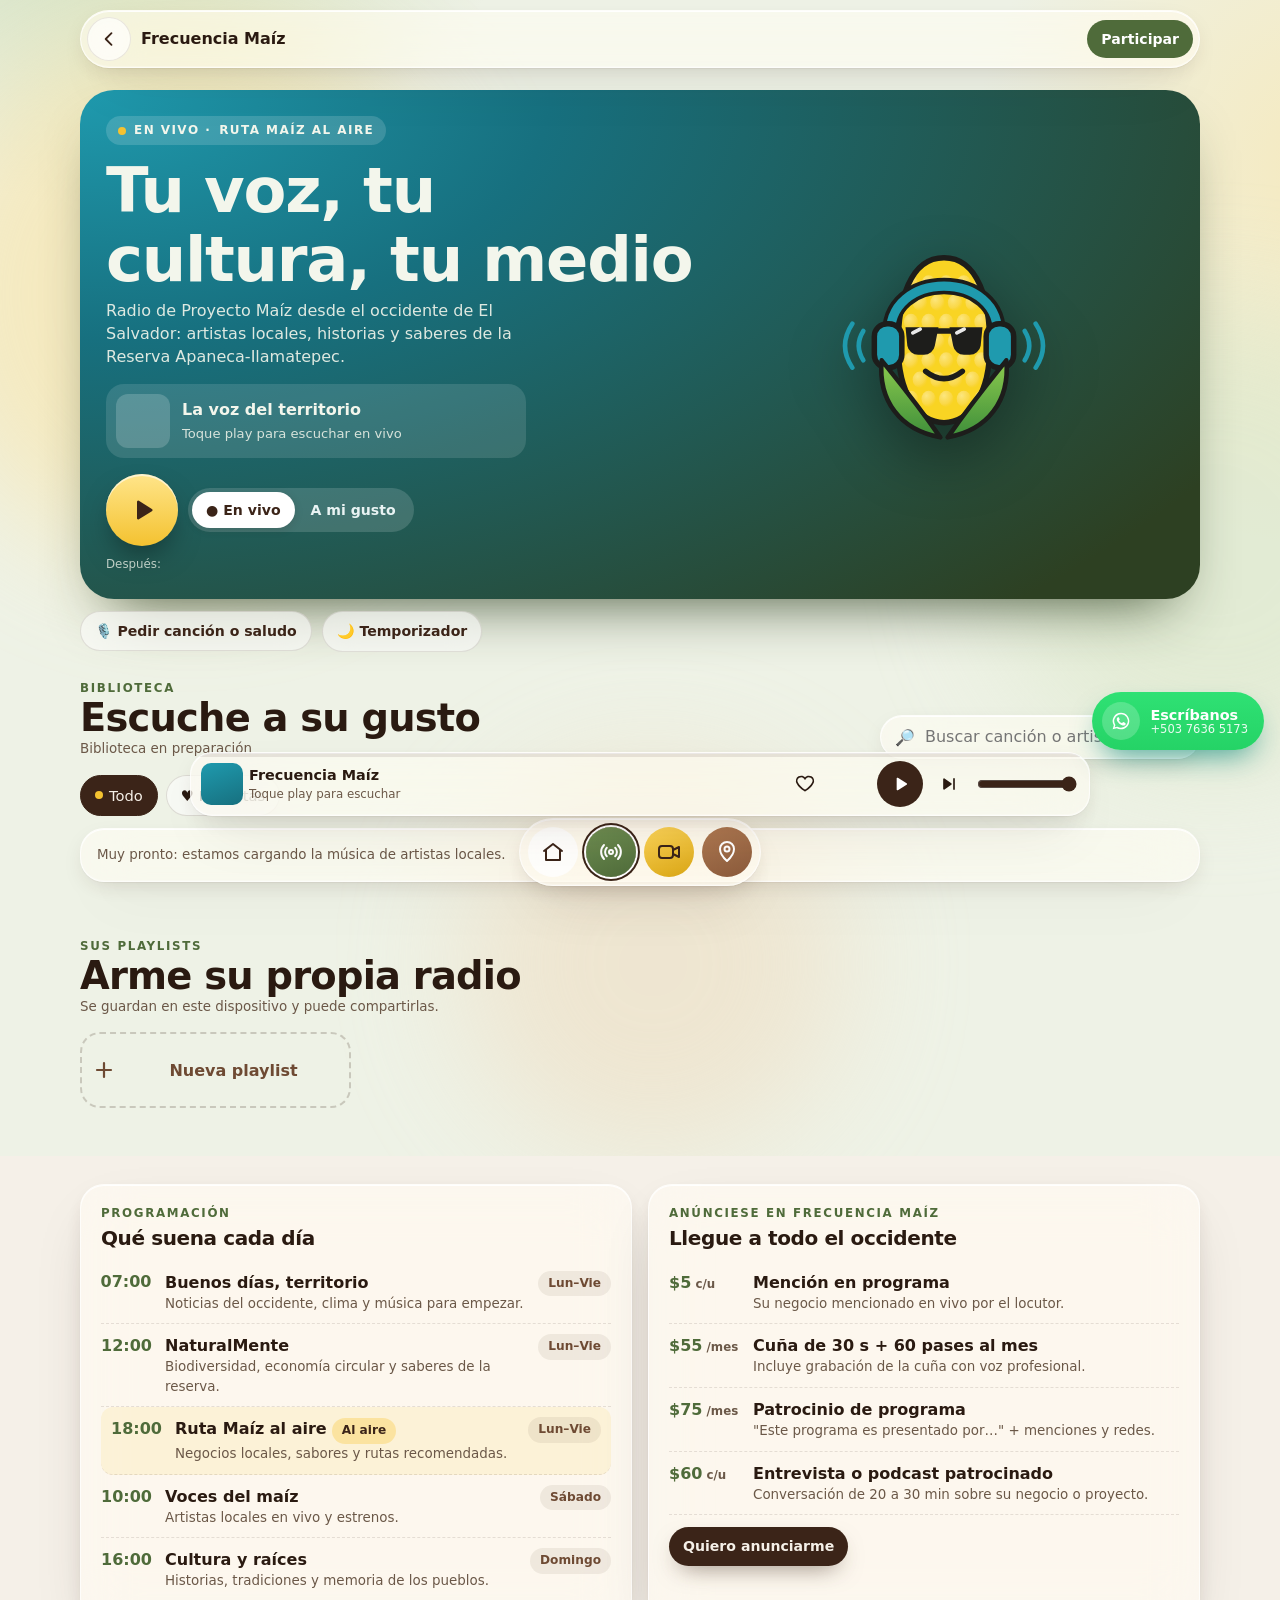
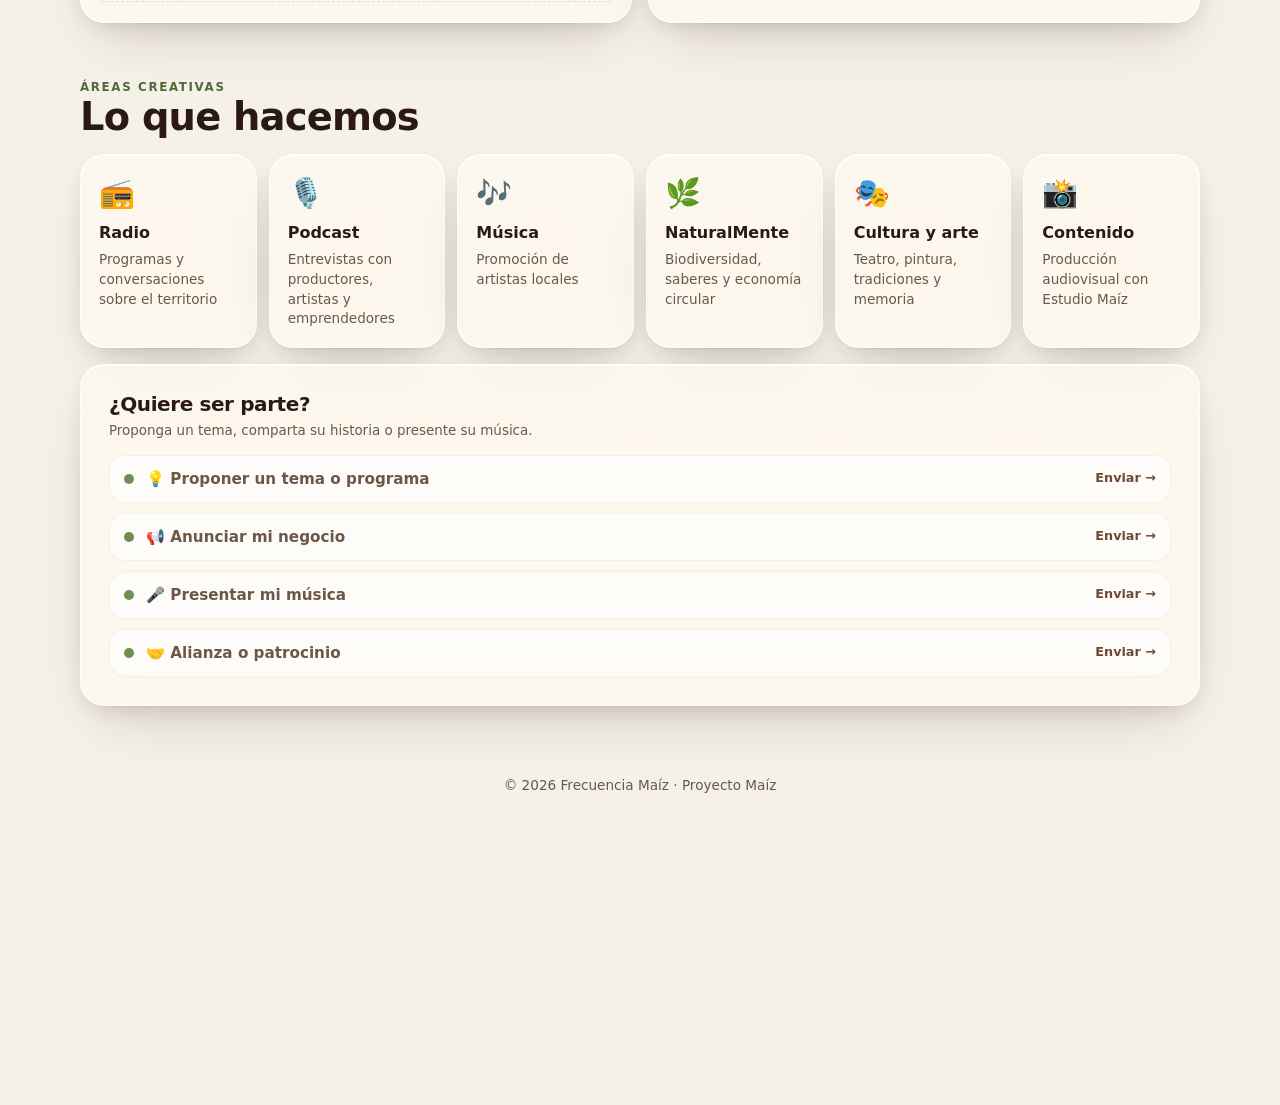
<file: radio-frecuencia-maiz.html>
<!doctype html>
<html lang="es">
<head>
<meta charset="utf-8">
<meta name="viewport" content="width=device-width,initial-scale=1,viewport-fit=cover">
<title>Frecuencia Maíz · Radio en vivo</title>
<meta name="description" content="Frecuencia Maíz: radio en vivo, música de artistas locales, playlists y saberes del territorio. Tu voz, tu cultura, tu medio.">
<link rel="stylesheet" href="/assets/app.css">
<link rel="stylesheet" href="/assets/site.css">
<link rel="stylesheet" href="/assets/v4.css">
</head>
<body class="pub radio rplayer">
<header class="u-top glass">
  <a class="icon-btn" href="/" aria-label="Inicio" id="bk"></a>
  <span class="t">Frecuencia Maíz</span>
  <a class="btn btn-sm" style="background:var(--verde);color:#fff" href="/solicitud?u=radio">Participar</a>
</header>
<main>
  <section class="wrap" style="padding-top:22px">
    <div class="onair r-hero reveal">
      <div class="r-hero-l">
        <span class="live"><i></i> En vivo · <span id="rShow">Música del territorio</span></span>
        <h1 class="h-xl" style="margin:12px 0 4px">Tu voz, tu cultura, tu medio</h1>
        <p style="opacity:.9;max-width:44ch">Radio de Proyecto Maíz desde el occidente de El Salvador: artistas locales, historias y saberes de la Reserva Apaneca-Ilamatepec.</p>
        <div class="r-now"><div class="r-now-c" id="rNowC"></div><div style="min-width:0"><b id="rNowT">La voz del territorio</b><span id="rNowA">Toque play para escuchar en vivo</span></div></div>
        <div class="row" style="margin-top:16px"><button class="r-big" id="rBig" aria-label="Reproducir"></button>
          <div class="seg r-modes" id="rModes"><button data-m="live" class="on">● En vivo</button><button data-m="demanda">A mi gusto</button></div></div>
        <p class="tiny" style="opacity:.75;margin-top:10px">Después: <span class="r-next" id="rNext"></span></p>
      </div>
      <div class="r-hero-r"><div class="r-mascot" id="rMascot"></div><canvas id="rViz" class="r-viz" aria-hidden="true"></canvas></div>
    </div>
    <div class="row r-tools">
      <button class="btn btn-ghost btn-sm" id="rReq">🎙️ Pedir canción o saludo</button>
      <button class="btn btn-ghost btn-sm" id="rSleep">🌙 Temporizador</button>
      <div class="socials" id="fmRedes" style="margin-left:auto"></div>
    </div>
  </section>

  <section class="section wrap" id="biblioteca" style="padding-top:28px">
    <div class="sec-h"><div><div class="eyebrow" style="color:var(--verde)">Biblioteca</div><h2 class="h-lg">Escuche a su gusto</h2><p class="small muted" id="rCount"></p></div>
      <label class="r-search glass">🔎<input id="rQ" type="search" placeholder="Buscar canción o artista"></label></div>
    <div class="chips" id="rGen" style="margin-bottom:12px"></div>
    <div class="r-lib glass" id="rLib"></div>
  </section>

  <section class="wrap" style="padding-bottom:20px">
    <div class="sec-h"><div><div class="eyebrow" style="color:var(--verde)">Sus playlists</div><h2 class="h-lg">Arme su propia radio</h2><p class="small muted">Se guardan en este dispositivo y puede compartirlas.</p></div></div>
    <div class="r-pls" id="rLists"></div>
  </section>

  <section class="section wrap">
    <div class="grid g2">
      <div class="card glass"><div class="eyebrow" style="color:var(--verde)">Programación</div><h2 class="h-md" style="margin:4px 0 12px">Qué suena cada día</h2><div id="rProg"></div></div>
      <div class="card glass"><div class="eyebrow" style="color:var(--verde)">Anúnciese en Frecuencia Maíz</div><h2 class="h-md" style="margin:4px 0 12px">Llegue a todo el occidente</h2><div id="rAds"></div>
        <a class="btn btn-primary btn-sm" style="margin-top:12px" href="/solicitud?u=radio&t=Anunciar%20mi%20negocio">Quiero anunciarme</a></div>
    </div>
  </section>

  <section class="wrap" style="padding-bottom:30px">
    <div class="sec-h"><div><div class="eyebrow" style="color:var(--verde)">Áreas creativas</div><h2 class="h-lg">Lo que hacemos</h2></div></div>
    <div class="areas" id="areas"></div>
    <div class="card pad-lg glass" style="margin-top:16px"><h2 class="h-md">¿Quiere ser parte?</h2><p class="muted small" style="margin:6px 0 14px">Proponga un tema, comparta su historia o presente su música.</p><div class="tree" id="part"></div></div>
  </section>
</main>
<div class="r-player glass" id="rPlayer">
  <div class="r-seek" id="rpSeek"><i id="rpBar"></i></div>
  <div class="r-pc" id="rpC"></div>
  <div class="r-pi"><b id="rpT">Frecuencia Maíz</b><span id="rpA">Toque play para escuchar</span></div>
  <span class="r-time tiny muted" id="rpTime"></span>
  <button class="ib" id="rpLike" aria-label="Me gusta"></button>
  <button class="ib" id="rpPrev" aria-label="Anterior"><svg viewBox="0 0 24 24" fill="currentColor" style="transform:scaleX(-1)"><path d="M5 6.2v11.6a1 1 0 001.6.8l8.2-5.8a1 1 0 000-1.6L6.6 5.4A1 1 0 005 6.2zM17 5h2v14h-2z"/></svg></button>
  <button class="r-pp" id="rpPlay" aria-label="Reproducir"></button>
  <button class="ib" id="rpNext" aria-label="Siguiente"><svg viewBox="0 0 24 24" fill="currentColor"><path d="M5 6.2v11.6a1 1 0 001.6.8l8.2-5.8a1 1 0 000-1.6L6.6 5.4A1 1 0 005 6.2zM17 5h2v14h-2z"/></svg></button>
  <input class="r-vol" id="rpVol" type="range" min="0" max="1" step="0.05" aria-label="Volumen">
</div>
<footer class="foot">© <span id="yr"></span> Frecuencia Maíz · Proyecto Maíz</footer>
<script src="/assets/core.js"></script>
<script src="/assets/pub.js"></script>
<script src="/assets/precios.js"></script>
<script>
PUB.init("radio", "Hola, vengo de la radio Frecuencia Maíz.");
bk.innerHTML = MZ.I.back;
rMascot.innerHTML = MZ.mascot(220);
const A = [["📻", "Radio", "Programas y conversaciones sobre el territorio"], ["🎙️", "Podcast", "Entrevistas con productores, artistas y emprendedores"],
  ["🎶", "Música", "Promoción de artistas locales"], ["🌿", "NaturalMente", "Biodiversidad, saberes y economía circular"],
  ["🎭", "Cultura y arte", "Teatro, pintura, tradiciones y memoria"], ["📸", "Contenido", "Producción audiovisual con Estudio Maíz"]];
areas.innerHTML = A.map(a => `<div class="area glass"><span class="e">${a[0]}</span><b>${a[1]}</b><p>${a[2]}</p></div>`).join("");
const P = [["💡", "Proponer un tema o programa"], ["📢", "Anunciar mi negocio"], ["🎤", "Presentar mi música"], ["🤝", "Alianza o patrocinio"]];
part.innerHTML = P.map(p => `<a class="leaf" href="/solicitud?u=radio&t=${encodeURIComponent(p[1])}"><span class="dot" style="background:var(--verde-2)"></span><span><b>${p[0]} ${p[1]}</b></span><span class="go">Enviar →</span></a>`).join("");
MZ.cfgReady.then(C => {
  fmRedes.innerHTML = MZ.redesHTML(C.redes.frecuencia);
  rAds.innerHTML = PRECIOS().radio.map(r => `<div class="prog"><span class="h" style="min-width:72px">${money(r.precio)}<small class="tiny muted"> ${MZ.esc(r.unidad)}</small></span><div><b>${MZ.esc(r.nombre)}</b><p class="small muted">${MZ.esc(r.desc)}</p></div></div>`).join("");
});
</script>
<script src="/assets/radio.js"></script>
</body>
</html>
</file>
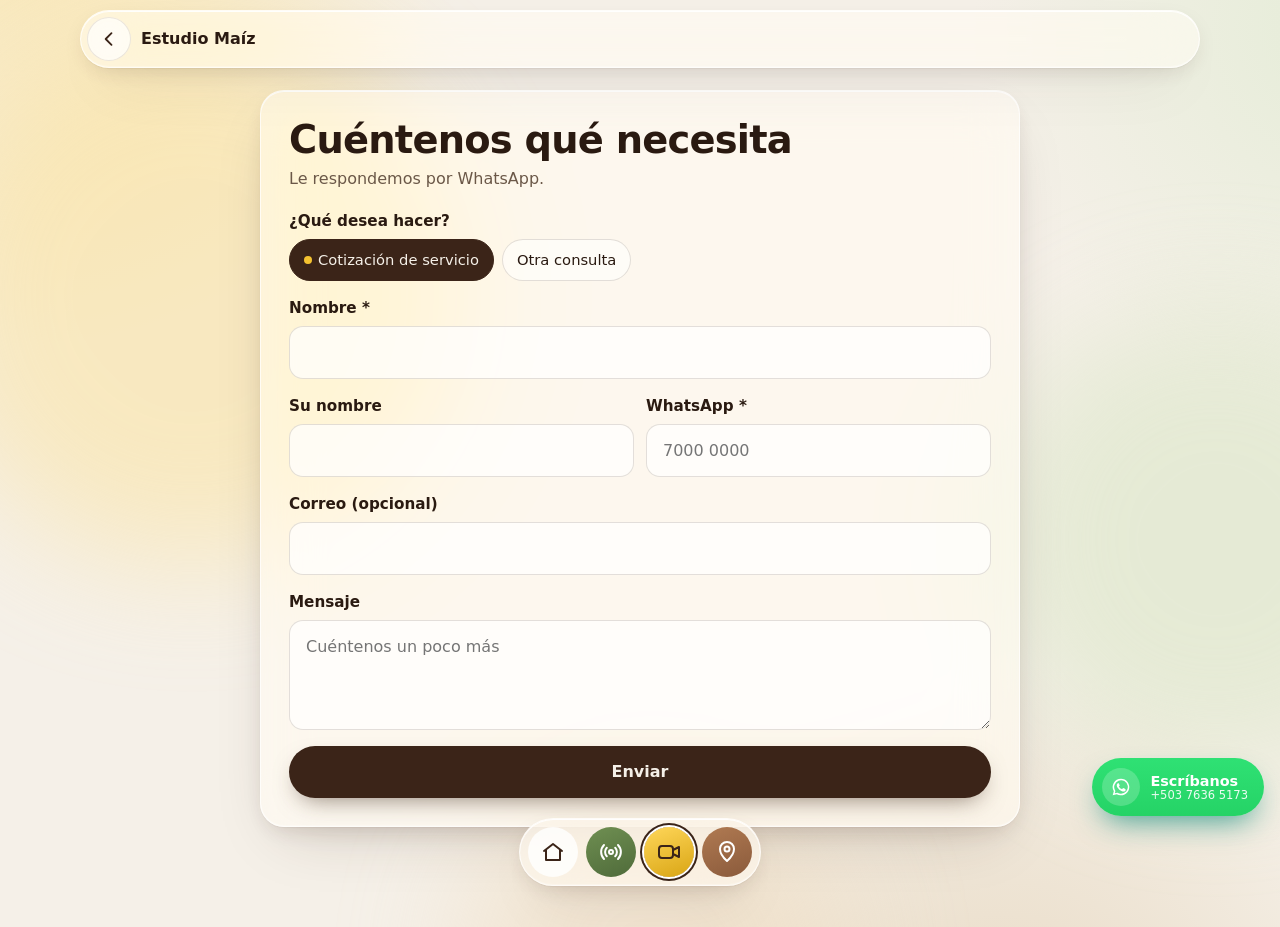
<file: solicitud.html>
<!doctype html>
<html lang="es">
<head>
<meta charset="utf-8">
<meta name="viewport" content="width=device-width,initial-scale=1,viewport-fit=cover">
<title>Solicitud · Proyecto Maíz</title>
<link rel="stylesheet" href="/assets/app.css">
<link rel="stylesheet" href="/assets/site.css">
</head>
<body class="pub">
<header class="u-top glass">
  <a class="icon-btn" href="/" aria-label="Volver" id="bk"></a>
  <span class="t" id="tt">Solicitud</span>
</header>
<main class="narrow" style="padding-top:22px">
  <form class="card pad-lg glass" id="f" novalidate></form>
</main>
<script src="/assets/core.js"></script>
<script src="/assets/pub.js"></script>
<script>
const q = new URLSearchParams(location.search);
const U = ["estudio", "radio", "ruta"].includes(q.get("u")) ? q.get("u") : "estudio";
const UN = { estudio: ["Estudio Maíz", "/estudio-maiz", "estudio"], radio: ["Frecuencia Maíz", "/radio-frecuencia-maiz", "radio"], ruta: ["Ruta Maíz", "/ruta-maiz", "ruta"] }[U];
PUB.init(UN[2]);
bk.innerHTML = MZ.I.back; bk.href = UN[1]; tt.textContent = UN[0];
const TIPOS = {
  radio: ["Proponer un tema o programa", "Anunciar mi negocio", "Presentar mi música", "Alianza o patrocinio"],
  ruta: ["Unir mi negocio a Ruta Maíz", "Crear mi menú digital", "Patrocinar una ruta", "Sugerir un lugar"],
  estudio: ["Cotización de servicio", "Otra consulta"] };
let tipo = (q.get("t") && TIPOS[U].includes(q.get("t"))) ? q.get("t") : TIPOS[U][0];
let plan = q.get("p") || "";
const esc = MZ.esc;
function draw() {
  const ruta = U === "ruta" && /Unir|menú/.test(tipo);
  f.innerHTML = `<h1 class="h-lg" style="margin-bottom:6px">${U === "ruta" ? "Hablemos de su negocio" : U === "radio" ? "Sea parte de Frecuencia Maíz" : "Cuéntenos qué necesita"}</h1>
    <p class="muted" style="margin-bottom:20px">Le respondemos por WhatsApp.</p>
    <div class="field"><span class="lbl">¿Qué desea hacer?</span><div class="chips" id="tp">${TIPOS[U].map(t => `<button type="button" class="chip ${t === tipo ? "on" : ""}">${t}</button>`).join("")}</div></div>
    <div class="field"><label class="lbl" for="n">${ruta ? "Nombre del negocio" : "Nombre"} *</label><input class="input" id="n" maxlength="150"></div>
    <div class="grid g2" style="gap:0 12px">
      <div class="field"><label class="lbl" for="c">${ruta ? "Persona de contacto" : "Su nombre"}</label><input class="input" id="c" maxlength="150"></div>
      <div class="field"><label class="lbl" for="w">WhatsApp *</label><input class="input" id="w" type="tel" inputmode="tel" placeholder="7000 0000" maxlength="20"></div></div>
    <div class="field"><label class="lbl" for="e">Correo (opcional)</label><input class="input" id="e" type="email" maxlength="150"></div>
    ${ruta ? `<div class="grid g2" style="gap:0 12px"><div class="field"><label class="lbl" for="mu">Municipio</label><input class="input" id="mu" maxlength="80"></div>
      <div class="field"><label class="lbl" for="ca">Tipo de negocio</label><select class="input" id="ca">${["Café", "Restaurante", "Hospedaje", "Finca", "Tienda", "Experiencia"].map(x => `<option>${x}</option>`).join("")}</select></div></div>
      <div class="field"><span class="lbl">Plan de interés</span><div class="chips" id="pl">${["Básico (gratis)", "Destacado", "Aliado"].map(x => `<button type="button" class="chip ${plan && x.toLowerCase().startsWith(plan.toLowerCase()) ? "on" : ""}">${x}</button>`).join("")}</div></div>
      <div class="field"><label class="lbl" for="mn">¿Ya tiene menú o catálogo digital? Pegue el enlace</label><input class="input" id="mn" type="url" placeholder="https://… (si no tiene, se lo creamos)" maxlength="300"></div>` : ""}
    <div class="field"><label class="lbl" for="m">Mensaje</label><textarea class="input" id="m" maxlength="1500" placeholder="Cuéntenos un poco más"></textarea></div>
    <button class="btn btn-primary btn-block" id="go">Enviar</button>`;
  tp.onclick = e => { const b = e.target.closest(".chip"); if (b) { tipo = b.textContent; draw(); } };
  if (window.pl) pl.onclick = e => { const b = e.target.closest(".chip"); if (b) { plan = b.textContent; pl.querySelectorAll(".chip").forEach(x => x.classList.toggle("on", x === b)); } };
}
draw();
f.onsubmit = async e => {
  e.preventDefault();
  const v = id => (document.getElementById(id) || {}).value || "";
  const w = v("w").replace(/\D/g, "");
  if (!v("n").trim()) return MZ.toast("Escriba el nombre.");
  if (w.length < 8) return MZ.toast("Revise el número de WhatsApp.");
  if (v("mn") && !/^https?:\/\//.test(v("mn"))) return MZ.toast("El enlace del menú debe empezar con https://");
  const datos = { mensaje: v("m"), municipio: v("mu"), categoria: v("ca"), menu: v("mn") };
  Object.keys(datos).forEach(k => !datos[k] && delete datos[k]);
  go.disabled = true; go.textContent = "Enviando…";
  try {
    await MZ.sbInsert("solicitudes", { unidad: U, tipo: tipo.slice(0, 60), paquete: (plan || "").slice(0, 120) || null, nombre: v("n").trim().slice(0, 150), contacto: v("c").slice(0, 150), whatsapp: v("w").slice(0, 30), correo: v("e").slice(0, 150), datos, estado: "recibido" });
    MZ.track("solicitud");
    const msg = `Hola, acabo de enviar una solicitud a ${UN[0]}: ${tipo}. Nombre: ${v("n")}.`;
    f.innerHTML = `<div style="text-align:center">${MZ.mascot(110)}<h1 class="h-lg">¡Recibido!</h1><p class="muted" style="margin:10px 0 20px">Gracias. Le escribiremos pronto por WhatsApp.</p>
      <a class="btn btn-wa" target="_blank" rel="noopener" href="${MZ.waLink(msg)}">${MZ.I.wa} Continuar por WhatsApp</a><div style="margin-top:10px"><a class="btn btn-ghost" href="${UN[1]}">Volver</a></div></div>`;
  } catch (err) { MZ.toast("No se pudo enviar. Intente de nuevo."); go.disabled = false; go.textContent = "Enviar"; }
};
</script>
</body>
</html>
</file>
<file: assets/app.css>
/* =========================================================
   PROYECTO MAÍZ · Sistema visual (estilo iOS, vidrio líquido)
   ========================================================= */
:root{
  --cafe:#3B2418; --cafe-2:#6E4A33; --beige:#E6D6BD; --hueso:#F5F0E8;
  --pollo:#F4C230; --pollo-claro:#FBE3A0; --dorado:#D9A514;
  --verde:#4F6B3A; --verde-2:#6F8F52; --verde-claro:#E3ECD6;
  --tierra:#8A5A3B; --wa:#25D366; --wa-2:#128C7E;
  --accent:var(--pollo);
  --ink:#2a1a11; --ink-2:#6b5848; --ink-3:#9a8877;
  --glass:rgba(255,252,246,.62); --glass-2:rgba(255,252,246,.82);
  --stroke:rgba(255,255,255,.7); --line:rgba(59,36,24,.10);
  --shadow:0 1px 1px rgba(59,36,24,.04),0 8px 24px -8px rgba(59,36,24,.18),0 24px 60px -24px rgba(59,36,24,.22);
  --r-xl:32px; --r-lg:24px; --r-md:18px; --r-sm:12px;
  --spring:cubic-bezier(.34,1.56,.64,1); --ease:cubic-bezier(.2,.8,.2,1);
  --font:-apple-system,BlinkMacSystemFont,"SF Pro Display","SF Pro Text","Inter",system-ui,"Segoe UI",Roboto,sans-serif;
  --safe-b:env(safe-area-inset-bottom,0px);
}
*{box-sizing:border-box;-webkit-tap-highlight-color:transparent}
html{scroll-behavior:smooth}
body{margin:0;font-family:var(--font);color:var(--ink);background:var(--hueso);
  -webkit-font-smoothing:antialiased;line-height:1.45;font-size:16px;min-height:100vh;overflow-x:hidden}
img,video{max-width:100%;display:block}
a{color:inherit}
button,input,select,textarea{font:inherit;color:inherit}
h1,h2,h3,h4{margin:0;letter-spacing:-.02em;line-height:1.1}
p{margin:0}
.muted{color:var(--ink-2)} .small{font-size:.84rem} .tiny{font-size:.74rem}
.hidden{display:none!important}

/* ---------- Fondo con luces ---------- */
.aurora{position:fixed;inset:-20vmax;z-index:-1;pointer-events:none;overflow:hidden;
  background:radial-gradient(60vmax 60vmax at 15% 10%,rgba(251,227,160,.75),transparent 60%),
             radial-gradient(50vmax 50vmax at 90% 20%,rgba(227,236,214,.9),transparent 60%),
             radial-gradient(55vmax 55vmax at 70% 95%,rgba(230,214,189,.9),transparent 60%),var(--hueso)}
.aurora i{position:absolute;border-radius:50%;filter:blur(60px);opacity:.55;animation:drift 22s var(--ease) infinite alternate}
.aurora i:nth-child(1){width:42vmax;height:42vmax;left:10%;top:20%;background:var(--pollo-claro)}
.aurora i:nth-child(2){width:36vmax;height:36vmax;right:5%;top:40%;background:#d9e6c6;animation-delay:-7s}
.aurora i:nth-child(3){width:30vmax;height:30vmax;left:40%;bottom:0;background:#efdcc0;animation-delay:-13s}
@keyframes drift{to{transform:translate3d(6vmax,-5vmax,0) scale(1.15)}}
@media (prefers-reduced-motion:reduce){.aurora i{animation:none}*{animation-duration:.01ms!important;transition-duration:.01ms!important}}

/* ---------- Vidrio ---------- */
.glass{background:var(--glass);backdrop-filter:blur(28px) saturate(1.8);-webkit-backdrop-filter:blur(28px) saturate(1.8);
  border:1px solid var(--stroke);box-shadow:var(--shadow),inset 0 1px 0 rgba(255,255,255,.9),inset 0 -1px 0 rgba(255,255,255,.25)}
.card{border-radius:var(--r-lg);padding:20px}
.card.pad-lg{padding:28px}
.wrap{width:min(1120px,100% - 32px);margin-inline:auto}
.narrow{width:min(760px,100% - 28px);margin-inline:auto}
.section{padding:56px 0}
.eyebrow{font-size:.74rem;letter-spacing:.14em;text-transform:uppercase;font-weight:700;color:var(--cafe-2)}
.h-xl{font-size:clamp(2.1rem,6vw,3.9rem);font-weight:800}
.h-lg{font-size:clamp(1.6rem,4vw,2.4rem);font-weight:800}
.h-md{font-size:1.25rem;font-weight:700}
.grid{display:grid;gap:16px}
.g2{grid-template-columns:repeat(auto-fit,minmax(260px,1fr))}
.g3{grid-template-columns:repeat(auto-fit,minmax(220px,1fr))}
.row{display:flex;gap:10px;align-items:center;flex-wrap:wrap}
.between{justify-content:space-between}
.stack{display:flex;flex-direction:column;gap:12px}

/* ---------- Botones ---------- */
.btn{appearance:none;border:0;cursor:pointer;display:inline-flex;align-items:center;justify-content:center;gap:8px;
  padding:14px 22px;border-radius:999px;font-weight:650;font-size:1rem;text-decoration:none;white-space:nowrap;
  transition:transform .35s var(--spring),box-shadow .25s,background .2s;min-height:48px}
.btn:active{transform:scale(.95)}
.btn:hover{transform:translateY(-1px)}
.btn-primary{background:var(--cafe);color:var(--hueso);box-shadow:0 10px 24px -10px rgba(59,36,24,.6)}
.btn-accent{background:linear-gradient(180deg,#ffd75a,var(--pollo));color:var(--cafe);box-shadow:0 10px 24px -10px rgba(217,165,20,.8),inset 0 1px 0 rgba(255,255,255,.7)}
.btn-ghost{background:rgba(255,255,255,.55);color:var(--cafe);border:1px solid rgba(59,36,24,.12);backdrop-filter:blur(16px)}
.btn-wa{background:linear-gradient(180deg,#2fe174,var(--wa));color:#fff;box-shadow:0 10px 24px -10px rgba(18,140,126,.8)}
.btn-sm{padding:9px 14px;min-height:38px;font-size:.88rem}
.btn-block{width:100%}
.btn[disabled]{opacity:.5;pointer-events:none}
.icon-btn{font-size:1.2rem;line-height:1;color:var(--cafe);width:44px;height:44px;border-radius:50%;display:grid;place-items:center;border:1px solid rgba(59,36,24,.1);
  background:rgba(255,255,255,.6);backdrop-filter:blur(16px);cursor:pointer;transition:transform .35s var(--spring)}
.icon-btn:active{transform:scale(.9)}
svg.i{width:20px;height:20px;flex:none}

/* ---------- Chips / pills ---------- */
.chip{text-decoration:none;color:inherit;display:inline-flex;align-items:center;gap:6px;padding:9px 14px;border-radius:999px;border:1px solid rgba(59,36,24,.14);
  background:rgba(255,255,255,.55);cursor:pointer;font-size:.92rem;user-select:none;transition:all .3s var(--spring)}
.chip:active{transform:scale(.95)}
.chip.on{background:var(--cafe);color:var(--hueso);border-color:var(--cafe)}
.chip.on::before{content:"";width:8px;height:8px;border-radius:50%;background:var(--pollo)}
.chips{display:flex;flex-wrap:wrap;gap:8px}
.tag{display:inline-flex;align-items:center;gap:6px;padding:4px 10px;border-radius:999px;font-size:.76rem;font-weight:650;background:rgba(59,36,24,.07);color:var(--cafe-2)}
.tag.y{background:var(--pollo-claro);color:var(--cafe)} .tag.g{background:var(--verde-claro);color:var(--verde)}
.tag.t{background:#f1dfd2;color:var(--tierra)} .tag.b{background:#dfe8f6;color:#2f5b93} .tag.r{background:#f6dedb;color:#9b3b30}

/* ---------- Formularios ---------- */
.field{display:flex;flex-direction:column;gap:7px;margin-bottom:16px;min-width:0}
.field>label,.lbl{font-weight:650;font-size:.95rem}
.hint{font-size:.8rem;color:var(--ink-2)}
.input,select.input,textarea.input{width:100%;min-width:0;padding:14px 16px;border-radius:14px;border:1px solid rgba(59,36,24,.14);
  background:rgba(255,255,255,.72);font-size:16px;outline:none;transition:border .2s,box-shadow .2s}
.input:focus{border-color:var(--dorado);box-shadow:0 0 0 4px rgba(244,194,48,.25)}
.input.err{border-color:#c0473a;box-shadow:0 0 0 4px rgba(192,71,58,.15)}
textarea.input{min-height:110px;resize:vertical}
.err-msg{color:#b0392d;font-size:.8rem}
.seg{display:inline-flex;padding:4px;border-radius:999px;background:rgba(59,36,24,.07);gap:2px;flex-wrap:wrap}
.seg button{border:0;background:transparent;padding:8px 14px;border-radius:999px;cursor:pointer;font-weight:600;font-size:.88rem;color:var(--ink-2);transition:all .3s var(--spring)}
.seg button.on{background:#fff;color:var(--cafe);box-shadow:0 2px 8px rgba(59,36,24,.15)}
.stepper{display:flex;align-items:center;gap:6px;background:rgba(255,255,255,.7);border:1px solid rgba(59,36,24,.14);border-radius:16px;padding:6px;width:100%}
.stepper button{width:40px;height:40px;border-radius:12px;border:0;background:var(--hueso);font-size:1.3rem;cursor:pointer;flex:none}
.stepper input{flex:1;min-width:0;border:0;background:transparent;text-align:center;font-size:1.15rem;font-weight:700;outline:none;width:100%}
.stepper .u{font-size:.78rem;color:var(--ink-2);padding-right:6px;flex:none}

/* ---------- Logo mascota ---------- */
.brand{display:flex;align-items:center;gap:10px;text-decoration:none;font-weight:800;letter-spacing:-.02em}
.brand .appicon{width:40px;height:40px;border-radius:12px;background:linear-gradient(160deg,#4a2e1f,var(--cafe));display:grid;place-items:center;
  box-shadow:0 6px 14px -6px rgba(59,36,24,.7),inset 0 1px 0 rgba(255,255,255,.2)}
.brand .appicon svg{width:30px;height:30px}
.mascot .blink{animation:blink 5s infinite;transform-origin:center;transform-box:fill-box}
.mascot .wave{animation:leaf 3.2s ease-in-out infinite;transform-origin:50% 100%;transform-box:fill-box}
.mascot .wave2{animation:leaf 3.2s ease-in-out infinite reverse;transform-origin:50% 100%;transform-box:fill-box}
.mascot .bob{animation:bob 3.2s ease-in-out infinite;transform-box:fill-box;transform-origin:center}
@keyframes blink{0%,92%,100%{transform:scaleY(1)}95%{transform:scaleY(.1)}}
@keyframes leaf{0%,100%{transform:rotate(-4deg)}50%{transform:rotate(5deg)}}
@keyframes bob{0%,100%{transform:translateY(0)}50%{transform:translateY(-3%)}}

/* ---------- Topbar / dock ---------- */
.topbar{position:sticky;top:10px;z-index:40;margin:10px auto 0;width:min(1120px,100% - 20px);border-radius:999px;padding:8px 8px 8px 14px;
  display:flex;align-items:center;justify-content:space-between;gap:10px}
.dock{position:fixed;left:50%;bottom:calc(14px + var(--safe-b));transform:translateX(-50%);z-index:50;display:flex;gap:8px;padding:8px;border-radius:999px}
.dock a{width:50px;height:50px;border-radius:50%;display:grid;place-items:center;text-decoration:none;transition:transform .35s var(--spring)}
.dock a:active{transform:scale(.88)}
.dock a.on{box-shadow:0 0 0 2px #fff,0 0 0 4px var(--cafe)}
.dock .d-home{background:rgba(255,255,255,.8)} .dock .d-estudio{background:linear-gradient(160deg,#ffd75a,var(--dorado))}
.dock .d-radio{background:linear-gradient(160deg,var(--verde-2),var(--verde))} .dock .d-ruta{background:linear-gradient(160deg,#b07a52,var(--tierra))}
.dock svg{width:24px;height:24px}

/* ---------- WhatsApp flotante ---------- */
.wa-fab{position:fixed;right:16px;bottom:calc(84px + var(--safe-b));z-index:55;display:flex;align-items:center;gap:10px;text-decoration:none;
  background:linear-gradient(180deg,#2fe174,var(--wa));color:#fff;border-radius:999px;padding:10px 16px 10px 10px;font-weight:700;
  box-shadow:0 14px 30px -10px rgba(18,140,126,.8);transition:transform .35s var(--spring)}
.wa-fab:active{transform:scale(.93)}
.wa-fab{touch-action:none;user-select:none;-webkit-user-select:none}
.wa-fab.dragging{transform:scale(1.08);box-shadow:0 24px 40px -12px rgba(18,140,126,.9);cursor:grabbing;transition:none}
.wa-fab .wa-ico{width:38px;height:38px;border-radius:50%;background:rgba(255,255,255,.2);display:grid;place-items:center}
.wa-fab small{display:block;font-weight:500;opacity:.9;font-size:.72rem;line-height:1}
.wa-fab .wa-t{line-height:1.15;font-size:.9rem}
@media (max-width:520px){.wa-fab .wa-t{display:none}.wa-fab{padding:10px}}

/* ---------- Animaciones de entrada ---------- */
.reveal{opacity:0;transform:translateY(18px) scale(.98);transition:opacity .7s var(--ease),transform .8s var(--spring)}
.reveal.in{opacity:1;transform:none}

/* ---------- Toast ---------- */
.toast{position:fixed;left:50%;top:18px;transform:translate(-50%,-140%);z-index:100;padding:12px 18px;border-radius:999px;font-weight:600;
  transition:transform .5s var(--spring);max-width:90vw}
.toast.show{transform:translate(-50%,0)}

/* ---------- Acordeón (árbol de acciones) ---------- */
.tree{display:flex;flex-direction:column;gap:10px}
.node{border-radius:22px;overflow:hidden}
.node>summary{list-style:none;cursor:pointer;display:flex;align-items:center;gap:14px;padding:16px 18px;font-weight:700}
.node>summary::-webkit-details-marker{display:none}
.node>summary .n-ico{width:44px;height:44px;border-radius:14px;display:grid;place-items:center;flex:none;font-size:1.3rem}
.node>summary .chev{margin-left:auto;transition:transform .4s var(--spring)}
.node[open]>summary .chev{transform:rotate(90deg)}
.node .leaves{padding:0 12px 12px;display:grid;gap:8px}
.leaf{display:flex;align-items:center;gap:12px;padding:12px 14px;border-radius:16px;background:rgba(255,255,255,.6);text-decoration:none;
  border:1px solid rgba(59,36,24,.06);transition:transform .35s var(--spring),background .2s}
.leaf:hover{background:#fff;transform:translateX(3px)}
.leaf .dot{width:10px;height:10px;border-radius:50%;background:var(--pollo);flex:none}
.leaf b{display:block;font-size:.95rem} .leaf span{font-size:.82rem;color:var(--ink-2)}
.leaf .go{margin-left:auto;font-size:.8rem;font-weight:700;color:var(--cafe-2);white-space:nowrap}

/* ---------- Pie ---------- */
.foot{padding:40px 0 140px;text-align:center;color:var(--ink-2);font-size:.85rem}

/* ---------- Impresión ---------- */
@media print{.aurora,.dock,.wa-fab,.topbar,.no-print{display:none!important}body{background:#fff}.glass{box-shadow:none;backdrop-filter:none;background:#fff;border:1px solid #ddd}}
</file>
<file: assets/site.css>
/* Páginas públicas: portal, Estudio, Frecuencia */
body.pub{padding-bottom:calc(100px + var(--safe-b))}
.hero{padding:36px 0 18px;text-align:center}
.hero .mascot-big{width:min(190px,46vw);height:auto;margin:0 auto -6px;filter:drop-shadow(0 18px 24px rgba(217,165,20,.35))}
.hero .mascot-big svg{width:100%;height:auto}
.hero h1{margin:14px auto 12px;max-width:16ch}
.hero p.sub{max-width:52ch;margin:0 auto 22px;color:var(--ink-2);font-size:clamp(1rem,2.4vw,1.15rem)}
.hero .cta-note{font-size:.8rem;color:var(--ink-3);margin-top:10px}
.hero .btn-xl{padding:18px 28px;font-size:1.06rem;white-space:normal;text-align:center;max-width:100%}
/* 3 accesos redondos */
.orbs{display:flex;justify-content:center;gap:clamp(14px,5vw,56px);padding:24px 0 8px;flex-wrap:nowrap}
.orb{display:flex;flex-direction:column;align-items:center;gap:10px;text-decoration:none;width:clamp(96px,26vw,170px);text-align:center}
.orb .ball{width:clamp(88px,24vw,150px);aspect-ratio:1;border-radius:50%;display:grid;place-items:center;position:relative;
  box-shadow:0 22px 40px -18px var(--sh),inset 0 2px 0 rgba(255,255,255,.55),inset 0 -10px 24px rgba(0,0,0,.12);transition:transform .5s var(--spring)}
.orb .ball::after{content:"";position:absolute;inset:6% 18% 55% 18%;border-radius:50%;background:linear-gradient(180deg,rgba(255,255,255,.65),transparent);filter:blur(1px)}
.orb:hover .ball{transform:translateY(-6px) scale(1.04)}
.orb:active .ball{transform:scale(.92)}
.orb .ball svg{width:42%;height:42%}
.orb b{font-size:clamp(.9rem,2.6vw,1.1rem);letter-spacing:-.01em}
.orb span{font-size:clamp(.7rem,2vw,.82rem);color:var(--ink-2);line-height:1.25}
.orb.radio .ball{background:radial-gradient(circle at 30% 25%,#9cc07a,var(--verde) 70%);color:#fff;--sh:rgba(79,107,58,.8)}
.orb.estudio .ball{background:radial-gradient(circle at 30% 25%,#ffe58a,var(--dorado) 75%);color:var(--cafe);--sh:rgba(217,165,20,.9)}
.orb.ruta .ball{background:radial-gradient(circle at 30% 25%,#cf9a72,var(--tierra) 72%);color:#fff;--sh:rgba(138,90,59,.8)}
.orb .ball .pulse{position:absolute;inset:-8px;border-radius:50%;border:2px solid currentColor;opacity:0;animation:pulse 3s ease-out infinite}
@keyframes pulse{0%{transform:scale(.9);opacity:.5}100%{transform:scale(1.25);opacity:0}}
/* Quiénes somos */
.team{display:grid;grid-template-columns:repeat(auto-fit,minmax(240px,1fr));gap:14px}
.member{border-radius:28px;padding:18px;display:flex;flex-direction:column;gap:10px}
.member .ph{width:100%;aspect-ratio:4/3;max-height:240px;border-radius:22px;background:linear-gradient(160deg,var(--pollo-claro),var(--beige)) center/cover;display:grid;place-items:center}
.member .ph svg{width:46%;height:auto}
.member h3{font-size:1.15rem}
.member .rol{font-size:.82rem;font-weight:700;color:var(--cafe-2)}
.member p{font-size:.9rem;color:var(--ink-2)}
/* Fresco (No sabe qué elegir) */
.fresh{border-radius:32px;padding:28px;position:relative;overflow:hidden;color:var(--cafe);
  background:radial-gradient(120% 120% at 0% 0%,#ffe58a 0%,#f4c230 35%,#9cc07a 75%,#6F8F52 100%);box-shadow:0 30px 60px -30px rgba(79,107,58,.7)}
.fresh::before{content:"";position:absolute;right:-60px;top:-60px;width:220px;height:220px;border-radius:50%;background:rgba(255,255,255,.25)}
.fresh::after{content:"";position:absolute;left:30%;bottom:-90px;width:260px;height:260px;border-radius:50%;background:rgba(255,255,255,.15)}
.fresh>*{position:relative;z-index:1}
.fresh .btn-primary{background:var(--cafe)}
/* Cómo trabajamos */
.flow{display:grid;gap:10px;counter-reset:f}
.flow details{border-radius:22px}
.flow summary{list-style:none;cursor:pointer;display:flex;gap:14px;align-items:center;padding:16px 18px;font-weight:700}
.flow summary::-webkit-details-marker{display:none}
.flow summary .num{width:40px;height:40px;border-radius:50%;display:grid;place-items:center;background:var(--pollo);color:var(--cafe);font-weight:800;flex:none}
.flow summary .chev{margin-left:auto;transition:transform .4s var(--spring)}
.flow details[open] summary .chev{transform:rotate(90deg)}
.flow .in{padding:0 18px 16px 72px;color:var(--ink-2);font-size:.94rem}
/* Portafolio */
.pfolio{display:grid;grid-template-columns:repeat(auto-fill,minmax(150px,1fr));gap:12px}
@media (min-width:900px){.pfolio{grid-template-columns:repeat(auto-fill,minmax(210px,1fr));gap:16px}}
.pcard{border-radius:24px;overflow:hidden;position:relative;background:var(--cafe);aspect-ratio:9/16;cursor:pointer;box-shadow:var(--shadow);transition:transform .45s var(--spring)}
.pcard:hover{transform:translateY(-4px)}
.pcard video,.pcard img,.pcard iframe{width:100%;height:100%;object-fit:cover;border:0}
.pcard .ov{position:absolute;inset:auto 0 0 0;padding:14px;color:#fff;background:linear-gradient(transparent,rgba(20,12,6,.8))}
.pcard .ov b{display:block}
.pcard .ov span{font-size:.78rem;opacity:.85}
.pcard .play{position:absolute;top:50%;left:50%;transform:translate(-50%,-50%);width:58px;height:58px;border-radius:50%;background:rgba(255,255,255,.3);backdrop-filter:blur(10px);display:grid;place-items:center;color:#fff;font-size:1.4rem}
.pcard.empty{display:grid;place-items:center;text-align:center;color:var(--beige);padding:20px;background:linear-gradient(160deg,#4a2e1f,var(--cafe))}
.lightbox{position:fixed;inset:0;background:rgba(20,12,6,.85);backdrop-filter:blur(10px);z-index:90;display:grid;place-items:center;padding:16px}
.lightbox .box{width:min(420px,100%);aspect-ratio:9/16;max-height:86vh;border-radius:24px;overflow:hidden;background:#000}
.lightbox .box video,.lightbox .box iframe{width:100%;height:100%;border:0}
.lightbox .x{position:absolute;top:16px;right:16px;background:#fff}
.socials{display:flex;gap:10px;flex-wrap:wrap;justify-content:center}
.socials .icon-btn{width:52px;height:52px}
/* Unidad: cabecera */
.u-top{position:sticky;top:10px;z-index:40;margin:10px auto 0;width:min(1120px,100% - 20px);border-radius:999px;padding:6px 6px 6px 6px;display:flex;align-items:center;gap:10px}
.u-top .t{font-weight:800;flex:1;min-width:0;white-space:nowrap;overflow:hidden;text-overflow:ellipsis}
.sec-h{display:flex;align-items:end;justify-content:space-between;gap:12px;margin-bottom:16px;flex-wrap:wrap}
/* ----- Frecuencia Maíz: estilo propio ----- */
body.radio{--accent:var(--verde)}
body.radio .aurora{background:radial-gradient(60vmax 60vmax at 20% 0%,rgba(156,192,122,.55),transparent 60%),radial-gradient(50vmax 50vmax at 90% 30%,rgba(251,227,160,.6),transparent 60%),#eef2e6}
.onair{border-radius:34px;padding:26px;color:#f3f6ec;background:radial-gradient(120% 140% at 10% 0%,#7aa05a,var(--verde) 45%,#2d4022 100%);position:relative;overflow:hidden;box-shadow:0 30px 60px -30px rgba(45,64,34,.9)}
.onair .live{display:inline-flex;gap:8px;align-items:center;font-size:.75rem;font-weight:800;letter-spacing:.12em;text-transform:uppercase;background:rgba(255,255,255,.15);padding:6px 12px;border-radius:999px}
.onair .live i{width:8px;height:8px;border-radius:50%;background:var(--pollo);animation:blink2 1.2s infinite}
@keyframes blink2{50%{opacity:.2}}
.wave-bars{display:flex;gap:4px;align-items:center;height:70px;margin:20px 0}
.wave-bars i{flex:1;max-width:8px;border-radius:9px;background:linear-gradient(var(--pollo),#fff7d6);animation:eq 1.2s ease-in-out infinite;height:30%}
@keyframes eq{0%,100%{height:20%}50%{height:100%}}
.areas{display:grid;grid-template-columns:repeat(auto-fit,minmax(160px,1fr));gap:12px}
.area{border-radius:24px;padding:18px;display:flex;flex-direction:column;gap:6px}
.area .e{font-size:1.8rem}
.area b{font-size:1rem}
.area p{font-size:.85rem;color:var(--ink-2)}
/* ----- Estudio Maíz ----- */
body.estudio .aurora{background:radial-gradient(60vmax 60vmax at 80% 0%,rgba(251,227,160,.9),transparent 60%),radial-gradient(50vmax 50vmax at 0% 50%,rgba(230,214,189,.9),transparent 60%),var(--hueso)}
.reel-strip{display:flex;gap:10px;justify-content:center;margin:26px 0 6px}
.reel-strip i{width:clamp(54px,14vw,90px);aspect-ratio:9/16;border-radius:16px;background:linear-gradient(160deg,#4a2e1f,var(--cafe));box-shadow:var(--shadow);animation:float 5s ease-in-out infinite}
.reel-strip i:nth-child(2){background:linear-gradient(160deg,#ffe58a,var(--dorado));animation-delay:-1.5s;transform:translateY(-12px)}
.reel-strip i:nth-child(3){background:linear-gradient(160deg,#9cc07a,var(--verde));animation-delay:-3s}
@keyframes float{50%{translate:0 -10px}}
@media (min-width:900px){.hero{padding:60px 0 24px}.orbs{padding-top:34px}}

@media (max-width:640px){
  .member{display:grid;grid-template-columns:96px minmax(0,1fr);gap:4px 14px;align-items:start;padding:14px}
  .member .ph{grid-row:span 2;width:96px;height:96px;aspect-ratio:1;border-radius:24px}
  .member .ph svg{width:70%}
  .member p{grid-column:2}
}
</file>
<file: assets/v4.css>
/* ===== v4: radio, cotizador, pasaporte, Pokédex, perfiles ===== */
.ib{width:40px;height:40px;border-radius:50%;border:0;background:transparent;display:grid;place-items:center;cursor:pointer;color:inherit;flex:none;transition:transform .3s var(--spring),background .2s}
.ib:hover{background:rgba(59,36,24,.07)} .ib:active{transform:scale(.88)} .ib svg{width:20px;height:20px}

/* ---------- Radio ---------- */
body.rplayer{padding-bottom:calc(170px + var(--safe-b))}
.r-hero{display:grid;grid-template-columns:1fr;gap:10px;background:radial-gradient(120% 140% at 0% 0%,#1F9AAE 0%,#17707f 35%,#2d4022 100%)}
.r-hero-r{position:relative;display:grid;place-items:center;min-height:200px}
.r-mascot svg{width:min(220px,52vw);height:auto;filter:drop-shadow(0 20px 30px rgba(0,0,0,.35))}
.r-viz{position:absolute;left:0;right:0;bottom:0;width:100%;height:70px;opacity:.85;pointer-events:none}
.r-now{display:flex;gap:12px;align-items:center;margin-top:16px;background:rgba(255,255,255,.12);border-radius:18px;padding:10px;max-width:420px}
.r-now-c{width:54px;height:54px;border-radius:12px;background:rgba(255,255,255,.18) center/cover;flex:none}
.r-now b{display:block;white-space:nowrap;overflow:hidden;text-overflow:ellipsis} .r-now span{font-size:.82rem;opacity:.85}
.r-big{width:72px;height:72px;border-radius:50%;border:0;cursor:pointer;background:linear-gradient(180deg,#ffe58a,var(--pollo));color:var(--cafe);display:grid;place-items:center;
  box-shadow:0 14px 30px -10px rgba(0,0,0,.5),inset 0 2px 0 rgba(255,255,255,.6);transition:transform .35s var(--spring)}
.r-big:active{transform:scale(.9)} .r-big svg{width:30px;height:30px}
.is-playing .r-big{animation:rPulse 1.6s ease-in-out infinite}
@keyframes rPulse{0%,100%{box-shadow:0 0 0 0 rgba(244,194,48,.5),0 14px 30px -10px rgba(0,0,0,.5)}50%{box-shadow:0 0 0 14px rgba(244,194,48,0),0 14px 30px -10px rgba(0,0,0,.5)}}
.r-modes{background:rgba(255,255,255,.15)} .r-modes button{color:#e9f3f3} .r-modes button.on{color:var(--cafe)}
.r-next span{display:inline}.r-next span+span::before{content:" · "}
.r-tools{margin:12px 0 0}
.r-search{display:flex;gap:8px;align-items:center;border-radius:999px;padding:0 14px;height:44px;min-width:min(320px,100%)}
.r-search input{border:0;background:transparent;outline:none;flex:1;font-size:16px;min-width:0}
.r-lib{border-radius:24px;padding:6px;max-height:520px;overflow:auto}
.trk{display:grid;grid-template-columns:48px minmax(0,1fr) 40px 40px;gap:10px;align-items:center;padding:8px;border-radius:16px;cursor:pointer;transition:background .2s}
.trk:hover{background:rgba(255,255,255,.7)} .trk.now{background:#fff;box-shadow:inset 3px 0 0 var(--pollo)}
.trk-c{width:48px;height:48px;border-radius:12px;background:linear-gradient(160deg,#1F9AAE,#17707f) center/cover;display:grid;place-items:center;position:relative;color:#fff}
.trk-i b{display:block;font-size:.95rem;white-space:nowrap;overflow:hidden;text-overflow:ellipsis} .trk-i span{font-size:.78rem;color:var(--ink-2)}
.eq{position:absolute;inset:0;display:none;align-items:flex-end;justify-content:center;gap:2px;padding:10px;background:rgba(0,0,0,.35);border-radius:12px}
.eq i{width:4px;background:var(--pollo);border-radius:2px;animation:eq 1s ease-in-out infinite;height:40%}
.eq i:nth-child(2){animation-delay:-.3s}.eq i:nth-child(3){animation-delay:-.6s}
.is-playing .trk.now .eq{display:flex}
.r-pls{display:grid;grid-template-columns:repeat(auto-fill,minmax(260px,1fr));gap:12px}
.pl{display:grid;grid-template-columns:56px minmax(0,1fr) auto;gap:12px;align-items:center;border-radius:20px;padding:10px}
.pl-art{width:56px;height:56px;border-radius:14px;overflow:hidden;display:grid;grid-template-columns:1fr 1fr;background:linear-gradient(160deg,#1F9AAE,#2d4022)}
.pl-art i{background:center/cover} .pl-i b{display:block} .pl-i span{font-size:.78rem;color:var(--ink-2)}
.pl-new{border:2px dashed rgba(59,36,24,.2);background:transparent;cursor:pointer;grid-template-columns:auto 1fr;font-weight:700;color:var(--cafe-2);min-height:76px}
.pl-new svg{width:24px;height:24px}
.prog{display:flex;gap:12px;align-items:flex-start;padding:10px 0;border-bottom:1px dashed rgba(59,36,24,.12)}
.prog .h{font-weight:800;min-width:52px;color:var(--verde)} .prog>div{flex:1;min-width:0} .prog.now{background:rgba(244,194,48,.12);border-radius:12px;padding:10px}
.r-player{position:fixed;left:8px;right:8px;bottom:calc(76px + var(--safe-b));z-index:52;border-radius:22px;padding:8px 10px;display:flex;align-items:center;gap:6px;overflow:hidden}
.r-seek{position:absolute;left:0;right:0;top:0;height:4px;background:rgba(59,36,24,.1);cursor:pointer} .r-seek i{display:block;height:100%;width:0;background:linear-gradient(90deg,#1F9AAE,var(--pollo))}
.r-pc{width:42px;height:42px;border-radius:10px;background:linear-gradient(160deg,#1F9AAE,#17707f) center/cover;flex:none}
.r-pi{flex:1;min-width:0} .r-pi b{display:block;font-size:.9rem;white-space:nowrap;overflow:hidden;text-overflow:ellipsis} .r-pi span{font-size:.74rem;color:var(--ink-2);white-space:nowrap;overflow:hidden;text-overflow:ellipsis;display:block}
.r-pp{width:46px;height:46px;border-radius:50%;border:0;background:var(--cafe);color:#fff;display:grid;place-items:center;cursor:pointer;flex:none;transition:transform .3s var(--spring)}
.r-pp:active{transform:scale(.9)} .r-pp svg{width:20px;height:20px}
.r-vol,.r-time{display:none}
.r-sheet-bg{position:fixed;inset:0;z-index:90;background:rgba(20,12,6,.4);backdrop-filter:blur(4px);display:flex;align-items:flex-end;justify-content:center}
.r-sheet{width:min(520px,100%);border-radius:26px 26px 0 0;padding:20px;max-height:80vh;overflow:auto;animation:up .45s var(--spring)}
@keyframes up{from{transform:translateY(40px);opacity:0}}
@media (min-width:900px){
  .r-hero{grid-template-columns:1.3fr 1fr;align-items:center}
  .r-player{left:50%;right:auto;transform:translateX(-50%);width:min(900px,calc(100% - 40px));bottom:calc(84px + var(--safe-b))}
  .r-vol{display:block;width:100px;accent-color:var(--cafe)} .r-time{display:block;margin:0 6px}
  .r-sheet{border-radius:26px;margin-bottom:10vh} .r-sheet-bg{align-items:center}
}

/* ---------- Cotizador ---------- */
.cz{display:grid;grid-template-columns:minmax(0,1fr);gap:16px}
.cz-main{min-width:0}
.cz-tabs{display:flex;margin-bottom:12px;max-width:100%;overflow-x:auto;flex-wrap:nowrap;scrollbar-width:none}
.cz-tabs button{white-space:nowrap}
.cz-grid{display:grid;grid-template-columns:repeat(auto-fill,minmax(230px,1fr));gap:12px}
.cz-card{position:relative;border-radius:22px;padding:16px;background:rgba(255,255,255,.7);border:1px solid rgba(59,36,24,.08);display:flex;flex-direction:column;gap:6px;transition:transform .35s var(--spring),box-shadow .3s}
.cz-card:hover{transform:translateY(-2px)} .cz-card.on{box-shadow:0 0 0 2px var(--cafe);background:#fff}
.cz-card.hot{background:linear-gradient(160deg,#fff,#fff6d8)} .cz-badge{position:absolute;top:12px;right:12px}
.cz-card p{flex:1}
.cz-foot{display:flex;align-items:center;justify-content:space-between;gap:8px;margin-top:6px}
.cz-price{font-size:1.4rem;font-weight:800;letter-spacing:-.02em} .cz-price small{font-size:.75rem;font-weight:600;color:var(--ink-2)}
.cz-q{display:flex;align-items:center;gap:4px;background:var(--hueso);border-radius:999px;padding:3px}
.cz-q button{width:32px;height:32px;border-radius:50%;border:0;background:#fff;cursor:pointer;font-size:1.1rem}
.cz-q span{min-width:20px;text-align:center;font-weight:800}
.cz-extra{border-radius:22px;padding:16px;margin-top:12px}
.cz-sum{border-radius:24px;padding:18px;align-self:start}
.cz-lines{display:grid;gap:6px;margin:12px 0;font-size:.88rem}
.cz-lines div{display:flex;justify-content:space-between;gap:10px}
.cz-save{font-size:.82rem;color:var(--verde);font-weight:700;margin-bottom:8px}
.cz-total{border-top:1px dashed rgba(59,36,24,.2);padding-top:10px;margin-bottom:12px;display:grid;gap:4px}
.cz-total div{display:flex;justify-content:space-between;align-items:baseline}
.cz-num{font-size:1.6rem;font-weight:800;letter-spacing:-.03em;animation:pop .4s var(--spring)}
.cz-num small{font-size:.8rem}
.cz-bar{position:fixed;left:12px;right:12px;bottom:calc(84px + var(--safe-b));z-index:53;border-radius:999px;padding:12px 18px;display:flex;justify-content:space-between;align-items:center;gap:8px;
  border:0;font-weight:700;color:var(--cafe);cursor:pointer;transform:translateY(160%);transition:transform .45s var(--spring)}
.cz-bar.show{transform:none}
@keyframes pop{from{transform:scale(.85);opacity:.4}}
@media (min-width:900px){.cz{grid-template-columns:minmax(0,1fr) 340px}.cz-sum{position:sticky;top:90px}.cz-bar{display:none}}
body.rplayer .wa-fab{bottom:calc(150px + var(--safe-b))}
</file>
<file: assets/negocio.css>
.ng{max-width:720px;padding:calc(24px + var(--safe-t,0px)) 16px calc(120px + var(--safe-b))}
.ng-log{min-height:80vh;display:grid;place-items:center}
.ng-log .card{width:min(400px,100%);padding:28px;border-radius:30px;text-align:center}
.ng-pin{font-size:1.6rem;letter-spacing:.4em;text-align:center;font-weight:800}
.ng-hd{display:flex;gap:14px;align-items:center;margin-bottom:16px}
.ng-hd .ph{width:64px;height:64px;border-radius:18px;background:#efe3cf center/cover;flex:none;display:grid;place-items:center;font-size:1.8rem}
.ng-sec{border-radius:24px;padding:18px;margin-bottom:12px}
.ng-sec h3{margin-bottom:4px}.ng-sec>p.small{margin-bottom:12px}
.ng-badge{display:inline-flex;gap:6px;align-items:center;font-size:.7rem;font-weight:800;border-radius:999px;padding:3px 9px}
.ng-badge.d{background:rgba(47,125,79,.14);color:#2f7d4f}.ng-badge.r{background:rgba(244,194,48,.25);color:#7a5a08}
.ng-cat{border-radius:16px;background:rgba(255,255,255,.55);padding:10px;margin-bottom:8px}
.ng-it{display:grid;grid-template-columns:1fr 90px 32px;gap:6px;margin-top:6px}
.ng-it .input,.ng-cat .input{padding:8px 10px;font-size:.9rem}
.ng-foto{width:100%;aspect-ratio:16/9;border-radius:18px;background:#efe3cf center/cover;display:grid;place-items:center;color:var(--ink-3);margin-bottom:10px}
.ng-save{position:fixed;left:50%;transform:translateX(-50%);bottom:calc(16px + var(--safe-b));width:min(680px,calc(100% - 24px));display:flex;gap:10px;align-items:center;justify-content:space-between;padding:10px 10px 10px 18px;border-radius:999px;z-index:50}
.ng-save .small{min-width:0}
</file>
